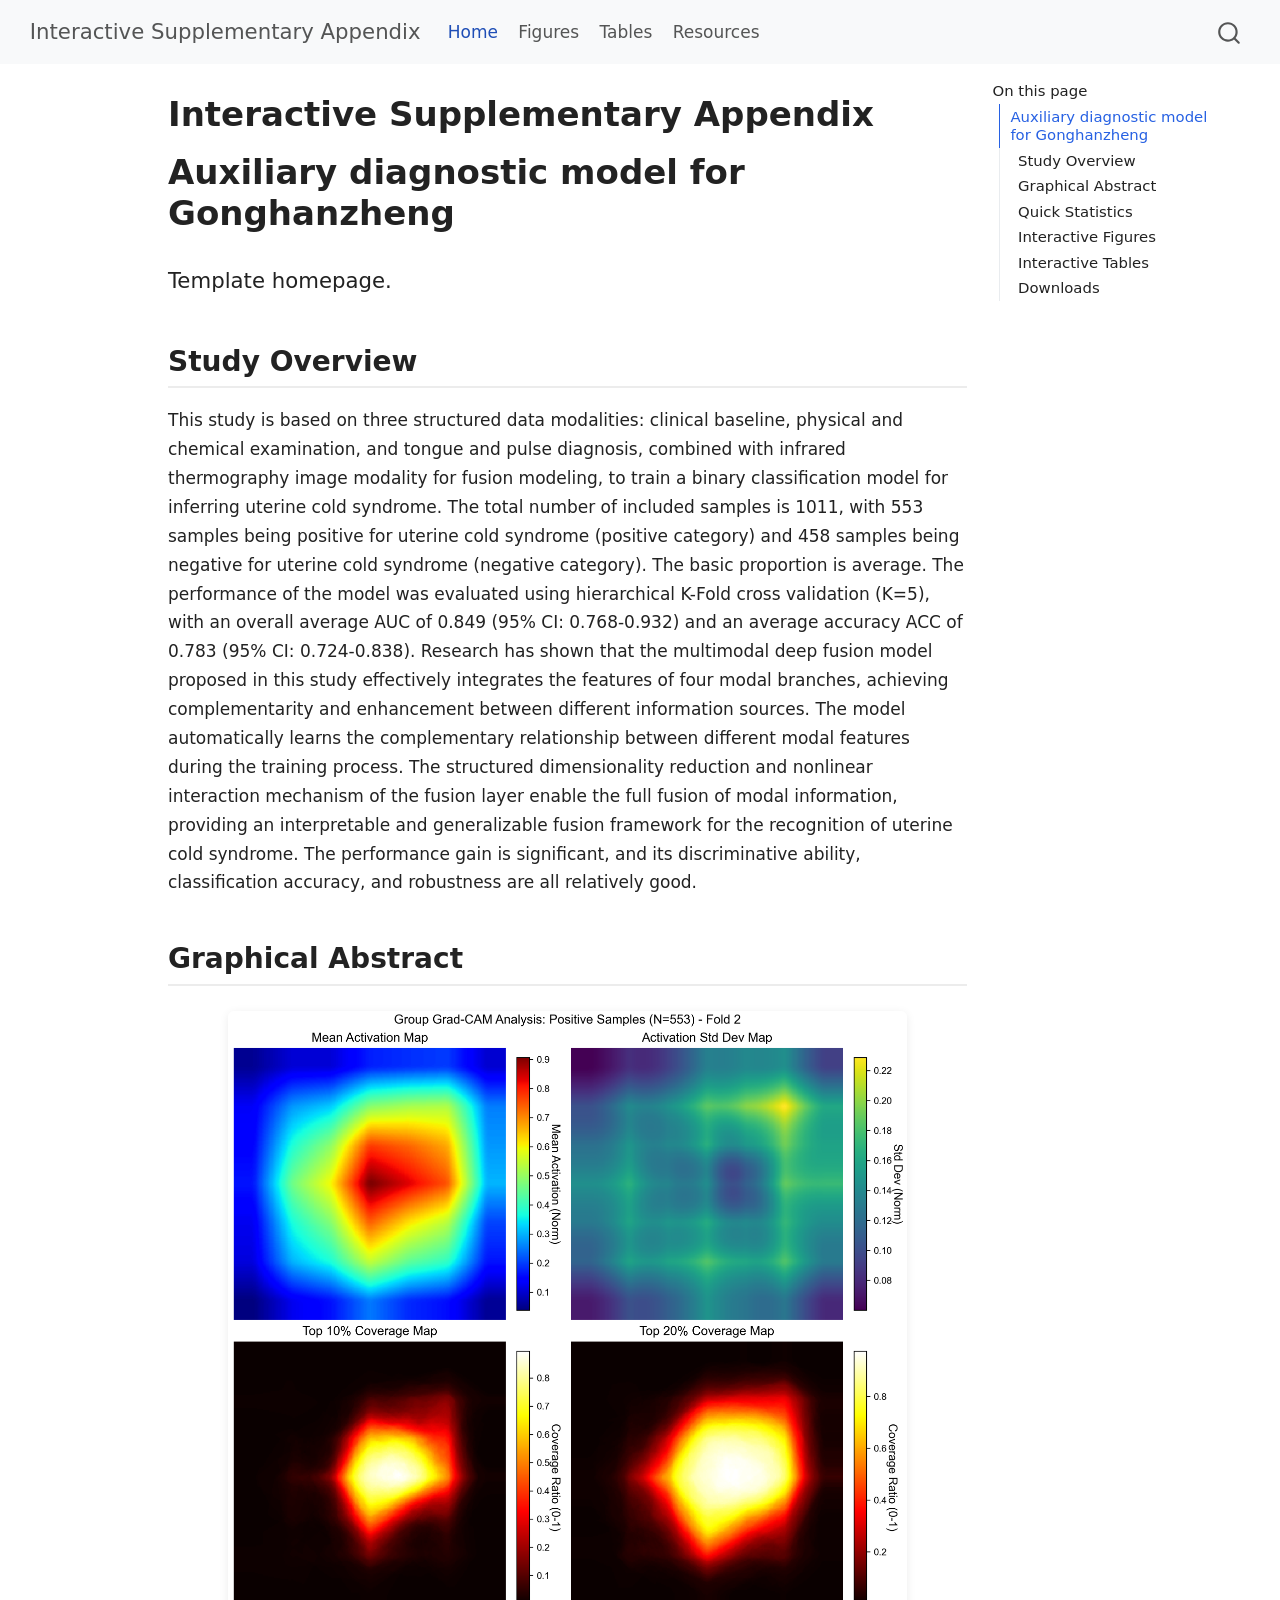
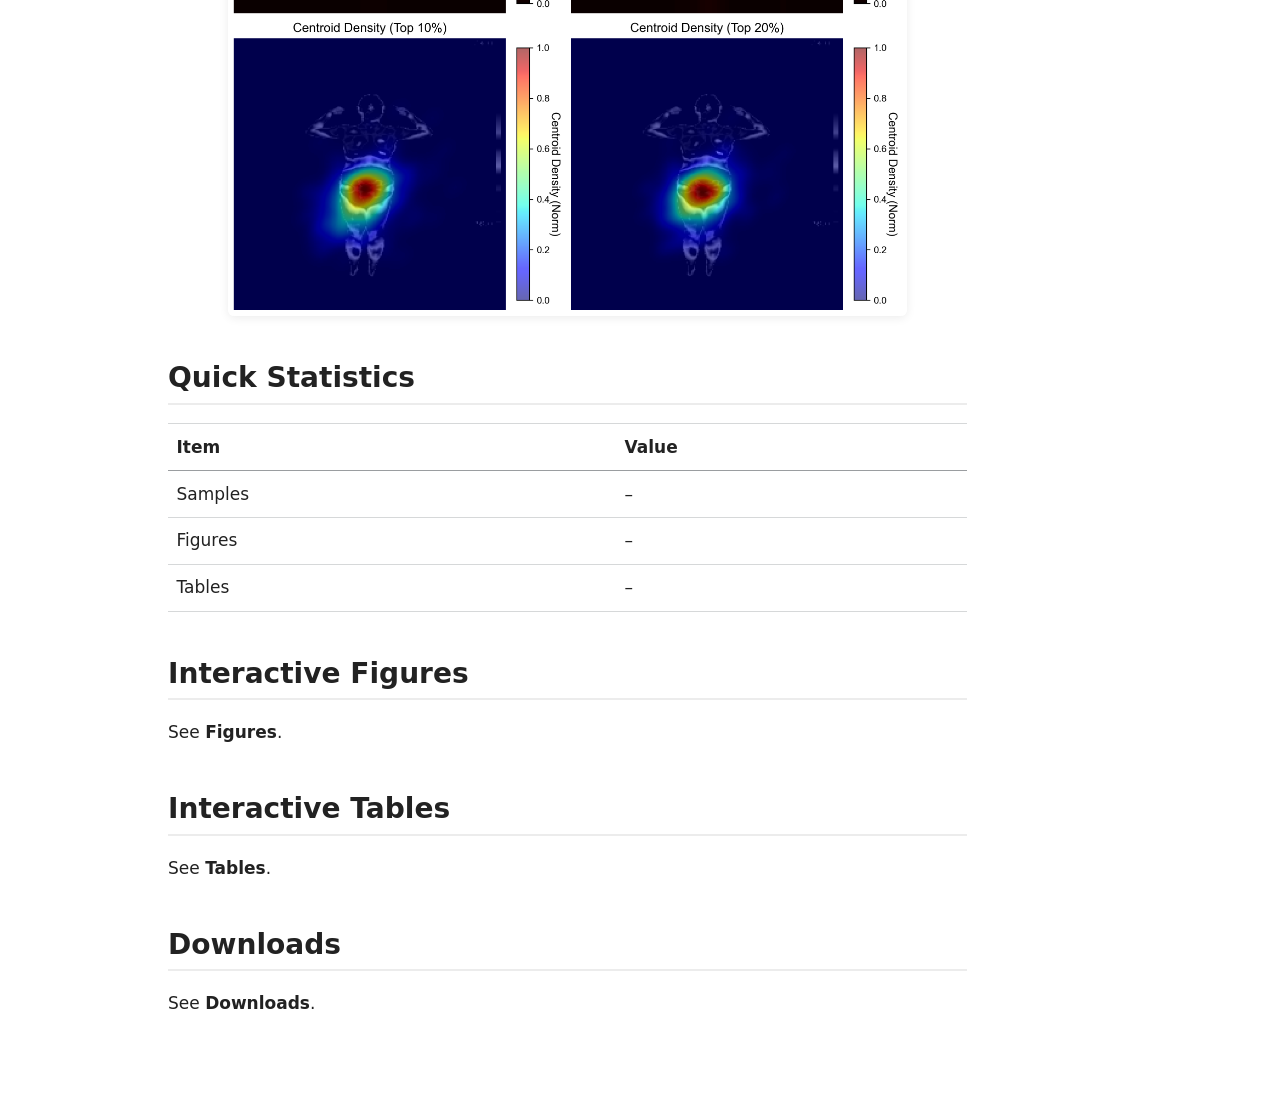
<file: docs/index.html>
<!DOCTYPE html>
<html xmlns="http://www.w3.org/1999/xhtml" lang="en" xml:lang="en"><head>

<meta charset="utf-8">
<meta name="generator" content="quarto-1.9.38">

<meta name="viewport" content="width=device-width, initial-scale=1.0, user-scalable=yes">


<title>Interactive Supplementary Appendix</title>
<style>
/* Default styles provided by pandoc.
** See https://pandoc.org/MANUAL.html#variables-for-html for config info.
*/
code{white-space: pre-wrap;}
span.smallcaps{font-variant: small-caps;}
div.columns{display: flex; gap: min(4vw, 1.5em);}
div.column{flex: auto; overflow-x: auto;}
div.hanging-indent{margin-left: 1.5em; text-indent: -1.5em;}
ul.task-list{list-style: none;}
ul.task-list li input[type="checkbox"] {
  width: 0.8em;
  margin: 0 0.8em 0.2em -1em; /* quarto-specific, see https://github.com/quarto-dev/quarto-cli/issues/4556 */ 
  vertical-align: middle;
}
</style>


<script src="site_libs/quarto-nav/quarto-nav.js"></script>
<script src="site_libs/quarto-nav/headroom.min.js"></script>
<script src="site_libs/clipboard/clipboard.min.js"></script>
<script src="site_libs/quarto-search/autocomplete.umd.js"></script>
<script src="site_libs/quarto-search/fuse.min.js"></script>
<script src="site_libs/quarto-search/quarto-search.js"></script>
<meta name="quarto:offset" content="./">
<script src="site_libs/quarto-html/quarto.js" type="module"></script>
<script src="site_libs/quarto-html/tabsets/tabsets.js" type="module"></script>
<script src="site_libs/quarto-html/popper.min.js"></script>
<script src="site_libs/quarto-html/tippy.umd.min.js"></script>
<script src="site_libs/quarto-html/anchor.min.js"></script>
<link href="site_libs/quarto-html/tippy.css" rel="stylesheet">
<link href="site_libs/quarto-html/quarto-syntax-highlighting-15634bcf2e68342d4ad2dfa704d543f6.css" rel="stylesheet" id="quarto-text-highlighting-styles">
<script src="site_libs/bootstrap/bootstrap.min.js"></script>
<link href="site_libs/bootstrap/bootstrap-icons.css" rel="stylesheet">
<link href="site_libs/bootstrap/bootstrap-a0f9fd0d421825b736dc1bbcbcba2219.min.css" rel="stylesheet" append-hash="true" id="quarto-bootstrap" data-mode="light">
<script id="quarto-search-options" type="application/json">{
  "location": "navbar",
  "copy-button": false,
  "collapse-after": 3,
  "panel-placement": "end",
  "type": "overlay",
  "limit": 50,
  "keyboard-shortcut": [
    "f",
    "/",
    "s"
  ],
  "show-item-context": false,
  "language": {
    "search-no-results-text": "No results",
    "search-matching-documents-text": "matching documents",
    "search-copy-link-title": "Copy link to search",
    "search-hide-matches-text": "Hide additional matches",
    "search-more-match-text": "more match in this document",
    "search-more-matches-text": "more matches in this document",
    "search-clear-button-title": "Clear",
    "search-text-placeholder": "",
    "search-detached-cancel-button-title": "Cancel",
    "search-submit-button-title": "Submit",
    "search-label": "Search"
  }
}</script>
<link rel="stylesheet" href="https://cdn.datatables.net/2.3.4/css/dataTables.dataTables.min.css">

<script>
  // Prevent RequireJS from interfering with DataTables UMD module
  var define = undefined;
  var require = undefined;
</script>

<script src="https://cdn.datatables.net/2.3.4/js/dataTables.min.js"></script>
<script src="assets/js/site.js"></script>


<link rel="stylesheet" href="styles.css">
</head>

<body class="nav-fixed quarto-light">

<div id="quarto-search-results"></div>
  <header id="quarto-header" class="headroom fixed-top">
    <nav class="navbar navbar-expand-lg " data-bs-theme="dark">
      <div class="navbar-container container-fluid">
      <div class="navbar-brand-container mx-auto">
    <a class="navbar-brand" href="./index.html">
    <span class="navbar-title">Interactive Supplementary Appendix</span>
    </a>
  </div>
            <div id="quarto-search" class="" title="Search"></div>
          <button class="navbar-toggler" type="button" data-bs-toggle="collapse" data-bs-target="#navbarCollapse" aria-controls="navbarCollapse" role="menu" aria-expanded="false" aria-label="Toggle navigation" onclick="if (window.quartoToggleHeadroom) { window.quartoToggleHeadroom(); }">
  <span class="navbar-toggler-icon"></span>
</button>
          <div class="collapse navbar-collapse" id="navbarCollapse">
            <ul class="navbar-nav navbar-nav-scroll me-auto">
  <li class="nav-item">
    <a class="nav-link active" href="./index.html" aria-current="page"> 
<span class="menu-text">Home</span></a>
  </li>  
  <li class="nav-item">
    <a class="nav-link" href="./figures.html"> 
<span class="menu-text">Figures</span></a>
  </li>  
  <li class="nav-item">
    <a class="nav-link" href="./tables.html"> 
<span class="menu-text">Tables</span></a>
  </li>  
  <li class="nav-item">
    <a class="nav-link" href="./Resources.html"> 
<span class="menu-text">Resources</span></a>
  </li>  
</ul>
          </div> <!-- /navcollapse -->
            <div class="quarto-navbar-tools">
</div>
      </div> <!-- /container-fluid -->
    </nav>
</header>
<!-- content -->
<div id="quarto-content" class="quarto-container page-columns page-rows-contents page-layout-article page-navbar">
<!-- sidebar -->
<!-- margin-sidebar -->
    <div id="quarto-margin-sidebar" class="sidebar margin-sidebar">
        <nav id="TOC" role="doc-toc" class="toc-active">
    <h2 id="toc-title">On this page</h2>
   
  <ul>
  <li><a href="#auxiliary-diagnostic-model-for-gonghanzheng" id="toc-auxiliary-diagnostic-model-for-gonghanzheng" class="nav-link active" data-scroll-target="#auxiliary-diagnostic-model-for-gonghanzheng">Auxiliary diagnostic model for Gonghanzheng</a>
  <ul class="collapse">
  <li><a href="#study-overview" id="toc-study-overview" class="nav-link" data-scroll-target="#study-overview">Study Overview</a></li>
  <li><a href="#graphical-abstract" id="toc-graphical-abstract" class="nav-link" data-scroll-target="#graphical-abstract">Graphical Abstract</a></li>
  <li><a href="#quick-statistics" id="toc-quick-statistics" class="nav-link" data-scroll-target="#quick-statistics">Quick Statistics</a></li>
  <li><a href="#interactive-figures" id="toc-interactive-figures" class="nav-link" data-scroll-target="#interactive-figures">Interactive Figures</a></li>
  <li><a href="#interactive-tables" id="toc-interactive-tables" class="nav-link" data-scroll-target="#interactive-tables">Interactive Tables</a></li>
  <li><a href="#downloads" id="toc-downloads" class="nav-link" data-scroll-target="#downloads">Downloads</a></li>
  </ul></li>
  </ul>
</nav>
    </div>
<!-- main -->
<main class="content" id="quarto-document-content">

<header id="title-block-header" class="quarto-title-block default">
<div class="quarto-title">
<h1 class="title">Interactive Supplementary Appendix</h1>
</div>



<div class="quarto-title-meta">

    
  
    
  </div>
  


</header>


<section id="auxiliary-diagnostic-model-for-gonghanzheng" class="level1">
<h1>Auxiliary diagnostic model for Gonghanzheng</h1>
<div class="lead">
<p>Template homepage.</p>
</div>
<section id="study-overview" class="level2">
<h2 class="anchored" data-anchor-id="study-overview">Study Overview</h2>
<p>This study is based on three structured data modalities: clinical baseline, physical and chemical examination, and tongue and pulse diagnosis, combined with infrared thermography image modality for fusion modeling, to train a binary classification model for inferring uterine cold syndrome. The total number of included samples is 1011, with 553 samples being positive for uterine cold syndrome (positive category) and 458 samples being negative for uterine cold syndrome (negative category). The basic proportion is average. The performance of the model was evaluated using hierarchical K-Fold cross validation (K=5), with an overall average AUC of 0.849 (95% CI: 0.768-0.932) and an average accuracy ACC of 0.783 (95% CI: 0.724-0.838). Research has shown that the multimodal deep fusion model proposed in this study effectively integrates the features of four modal branches, achieving complementarity and enhancement between different information sources. The model automatically learns the complementary relationship between different modal features during the training process. The structured dimensionality reduction and nonlinear interaction mechanism of the fusion layer enable the full fusion of modal information, providing an interpretable and generalizable fusion framework for the recognition of uterine cold syndrome. The performance gain is significant, and its discriminative ability, classification accuracy, and robustness are all relatively good.</p>
</section>
<section id="graphical-abstract" class="level2">
<h2 class="anchored" data-anchor-id="graphical-abstract">Graphical Abstract</h2>
<div class="quarto-figure quarto-figure-center">
<figure class="figure">
<p><img src="assets/img/group_analysis_L1.0_Positive_3x2.png" class="img-fluid quarto-figure quarto-figure-center figure-img" style="width:85.0%"></p>
</figure>
</div>
</section>
<section id="quick-statistics" class="level2">
<h2 class="anchored" data-anchor-id="quick-statistics">Quick Statistics</h2>
<table class="caption-top table">
<thead>
<tr class="header">
<th>Item</th>
<th>Value</th>
</tr>
</thead>
<tbody>
<tr class="odd">
<td>Samples</td>
<td>–</td>
</tr>
<tr class="even">
<td>Figures</td>
<td>–</td>
</tr>
<tr class="odd">
<td>Tables</td>
<td>–</td>
</tr>
</tbody>
</table>
</section>
<section id="interactive-figures" class="level2">
<h2 class="anchored" data-anchor-id="interactive-figures">Interactive Figures</h2>
<p>See <strong>Figures</strong>.</p>
</section>
<section id="interactive-tables" class="level2">
<h2 class="anchored" data-anchor-id="interactive-tables">Interactive Tables</h2>
<p>See <strong>Tables</strong>.</p>
</section>
<section id="downloads" class="level2">
<h2 class="anchored" data-anchor-id="downloads">Downloads</h2>
<p>See <strong>Downloads</strong>.</p>


</section>
</section>

</main> <!-- /main -->
<script id="quarto-html-after-body" type="application/javascript">
  window.document.addEventListener("DOMContentLoaded", function (event) {
    const icon = "";
    const anchorJS = new window.AnchorJS();
    anchorJS.options = {
      placement: 'right',
      icon: icon
    };
    anchorJS.add('.anchored');
    const isCodeAnnotation = (el) => {
      for (const clz of el.classList) {
        if (clz.startsWith('code-annotation-')) {                     
          return true;
        }
      }
      return false;
    }
    const onCopySuccess = function(e) {
      // button target
      const button = e.trigger;
      // don't keep focus
      button.blur();
      // flash "checked"
      button.classList.add('code-copy-button-checked');
      var currentTitle = button.getAttribute("title");
      button.setAttribute("title", "Copied!");
      let tooltip;
      if (window.bootstrap) {
        button.setAttribute("data-bs-toggle", "tooltip");
        button.setAttribute("data-bs-placement", "left");
        button.setAttribute("data-bs-title", "Copied!");
        tooltip = new bootstrap.Tooltip(button, 
          { trigger: "manual", 
            customClass: "code-copy-button-tooltip",
            offset: [0, -8]});
        tooltip.show();    
      }
      setTimeout(function() {
        if (tooltip) {
          tooltip.hide();
          button.removeAttribute("data-bs-title");
          button.removeAttribute("data-bs-toggle");
          button.removeAttribute("data-bs-placement");
        }
        button.setAttribute("title", currentTitle);
        button.classList.remove('code-copy-button-checked');
      }, 1000);
      // clear code selection
      e.clearSelection();
    }
    const getTextToCopy = function(trigger) {
      const outerScaffold = trigger.parentElement.cloneNode(true);
      const codeEl = outerScaffold.querySelector('code');
      for (const childEl of codeEl.children) {
        if (isCodeAnnotation(childEl)) {
          childEl.remove();
        }
      }
      return codeEl.innerText;
    }
    const clipboard = new window.ClipboardJS('.code-copy-button:not([data-in-quarto-modal])', {
      text: getTextToCopy
    });
    clipboard.on('success', onCopySuccess);
    if (window.document.getElementById('quarto-embedded-source-code-modal')) {
      const clipboardModal = new window.ClipboardJS('.code-copy-button[data-in-quarto-modal]', {
        text: getTextToCopy,
        container: window.document.getElementById('quarto-embedded-source-code-modal')
      });
      clipboardModal.on('success', onCopySuccess);
    }
      var localhostRegex = new RegExp(/^(?:http|https):\/\/localhost\:?[0-9]*\//);
      var mailtoRegex = new RegExp(/^mailto:/);
        var filterRegex = new RegExp('/' + window.location.host + '/');
      var isInternal = (href) => {
          return filterRegex.test(href) || localhostRegex.test(href) || mailtoRegex.test(href);
      }
      // Inspect non-navigation links and adorn them if external
     var links = window.document.querySelectorAll('a[href]:not(.nav-link):not(.navbar-brand):not(.toc-action):not(.sidebar-link):not(.sidebar-item-toggle):not(.pagination-link):not(.no-external):not([aria-hidden]):not(.dropdown-item):not(.quarto-navigation-tool):not(.about-link)');
      for (var i=0; i<links.length; i++) {
        const link = links[i];
        if (!isInternal(link.href)) {
          // undo the damage that might have been done by quarto-nav.js in the case of
          // links that we want to consider external
          if (link.dataset.originalHref !== undefined) {
            link.href = link.dataset.originalHref;
          }
        }
      }
    function tippyHover(el, contentFn, onTriggerFn, onUntriggerFn) {
      const config = {
        allowHTML: true,
        maxWidth: 500,
        delay: 100,
        arrow: false,
        appendTo: function(el) {
            return el.parentElement;
        },
        interactive: true,
        interactiveBorder: 10,
        theme: 'quarto',
        placement: 'bottom-start',
      };
      if (contentFn) {
        config.content = contentFn;
      }
      if (onTriggerFn) {
        config.onTrigger = onTriggerFn;
      }
      if (onUntriggerFn) {
        config.onUntrigger = onUntriggerFn;
      }
      window.tippy(el, config); 
    }
    const noterefs = window.document.querySelectorAll('a[role="doc-noteref"]');
    for (var i=0; i<noterefs.length; i++) {
      const ref = noterefs[i];
      tippyHover(ref, function() {
        // use id or data attribute instead here
        let href = ref.getAttribute('data-footnote-href') || ref.getAttribute('href');
        try { href = new URL(href).hash; } catch {}
        const id = href.replace(/^#\/?/, "");
        const note = window.document.getElementById(id);
        if (note) {
          return note.innerHTML;
        } else {
          return "";
        }
      });
    }
    const xrefs = window.document.querySelectorAll('a.quarto-xref');
    const processXRef = (id, note) => {
      // Strip column container classes
      const stripColumnClz = (el) => {
        el.classList.remove("page-full", "page-columns");
        if (el.children) {
          for (const child of el.children) {
            stripColumnClz(child);
          }
        }
      }
      stripColumnClz(note)
      if (id === null || id.startsWith('sec-')) {
        // Special case sections, only their first couple elements
        const container = document.createElement("div");
        if (note.children && note.children.length > 2) {
          container.appendChild(note.children[0].cloneNode(true));
          for (let i = 1; i < note.children.length; i++) {
            const child = note.children[i];
            if (child.tagName === "P" && child.innerText === "") {
              continue;
            } else {
              container.appendChild(child.cloneNode(true));
              break;
            }
          }
          if (window.Quarto?.typesetMath) {
            window.Quarto.typesetMath(container);
          }
          return container.innerHTML
        } else {
          if (window.Quarto?.typesetMath) {
            window.Quarto.typesetMath(note);
          }
          return note.innerHTML;
        }
      } else {
        // Remove any anchor links if they are present
        const anchorLink = note.querySelector('a.anchorjs-link');
        if (anchorLink) {
          anchorLink.remove();
        }
        if (window.Quarto?.typesetMath) {
          window.Quarto.typesetMath(note);
        }
        if (note.classList.contains("callout")) {
          return note.outerHTML;
        } else {
          return note.innerHTML;
        }
      }
    }
    for (var i=0; i<xrefs.length; i++) {
      const xref = xrefs[i];
      tippyHover(xref, undefined, function(instance) {
        instance.disable();
        let url = xref.getAttribute('href');
        let hash = undefined; 
        if (url.startsWith('#')) {
          hash = url;
        } else {
          try { hash = new URL(url).hash; } catch {}
        }
        if (hash) {
          const id = hash.replace(/^#\/?/, "");
          const note = window.document.getElementById(id);
          if (note !== null) {
            try {
              const html = processXRef(id, note.cloneNode(true));
              instance.setContent(html);
            } finally {
              instance.enable();
              instance.show();
            }
          } else {
            // See if we can fetch this
            fetch(url.split('#')[0])
            .then(res => res.text())
            .then(html => {
              const parser = new DOMParser();
              const htmlDoc = parser.parseFromString(html, "text/html");
              const note = htmlDoc.getElementById(id);
              if (note !== null) {
                const html = processXRef(id, note);
                instance.setContent(html);
              } 
            }).finally(() => {
              instance.enable();
              instance.show();
            });
          }
        } else {
          // See if we can fetch a full url (with no hash to target)
          // This is a special case and we should probably do some content thinning / targeting
          fetch(url)
          .then(res => res.text())
          .then(html => {
            const parser = new DOMParser();
            const htmlDoc = parser.parseFromString(html, "text/html");
            const note = htmlDoc.querySelector('main.content');
            if (note !== null) {
              // This should only happen for chapter cross references
              // (since there is no id in the URL)
              // remove the first header
              if (note.children.length > 0 && note.children[0].tagName === "HEADER") {
                note.children[0].remove();
              }
              const html = processXRef(null, note);
              instance.setContent(html);
            } 
          }).finally(() => {
            instance.enable();
            instance.show();
          });
        }
      }, function(instance) {
      });
    }
        let selectedAnnoteEl;
        const selectorForAnnotation = ( cell, annotation) => {
          let cellAttr = 'data-code-cell="' + cell + '"';
          let lineAttr = 'data-code-annotation="' +  annotation + '"';
          const selector = 'span[' + cellAttr + '][' + lineAttr + ']';
          return selector;
        }
        const selectCodeLines = (annoteEl) => {
          const doc = window.document;
          const targetCell = annoteEl.getAttribute("data-target-cell");
          const targetAnnotation = annoteEl.getAttribute("data-target-annotation");
          const annoteSpan = window.document.querySelector(selectorForAnnotation(targetCell, targetAnnotation));
          const lines = annoteSpan.getAttribute("data-code-lines").split(",");
          const lineIds = lines.map((line) => {
            return targetCell + "-" + line;
          })
          let top = null;
          let height = null;
          let parent = null;
          if (lineIds.length > 0) {
              //compute the position of the single el (top and bottom and make a div)
              const el = window.document.getElementById(lineIds[0]);
              top = el.offsetTop;
              height = el.offsetHeight;
              parent = el.parentElement.parentElement;
            if (lineIds.length > 1) {
              const lastEl = window.document.getElementById(lineIds[lineIds.length - 1]);
              const bottom = lastEl.offsetTop + lastEl.offsetHeight;
              height = bottom - top;
            }
            if (top !== null && height !== null && parent !== null) {
              // cook up a div (if necessary) and position it 
              let div = window.document.getElementById("code-annotation-line-highlight");
              if (div === null) {
                div = window.document.createElement("div");
                div.setAttribute("id", "code-annotation-line-highlight");
                div.style.position = 'absolute';
                parent.appendChild(div);
              }
              div.style.top = top - 2 + "px";
              div.style.height = height + 4 + "px";
              div.style.left = 0;
              let gutterDiv = window.document.getElementById("code-annotation-line-highlight-gutter");
              if (gutterDiv === null) {
                gutterDiv = window.document.createElement("div");
                gutterDiv.setAttribute("id", "code-annotation-line-highlight-gutter");
                gutterDiv.style.position = 'absolute';
                const codeCell = window.document.getElementById(targetCell);
                const gutter = codeCell.querySelector('.code-annotation-gutter');
                gutter.appendChild(gutterDiv);
              }
              gutterDiv.style.top = top - 2 + "px";
              gutterDiv.style.height = height + 4 + "px";
            }
            selectedAnnoteEl = annoteEl;
          }
        };
        const unselectCodeLines = () => {
          const elementsIds = ["code-annotation-line-highlight", "code-annotation-line-highlight-gutter"];
          elementsIds.forEach((elId) => {
            const div = window.document.getElementById(elId);
            if (div) {
              div.remove();
            }
          });
          selectedAnnoteEl = undefined;
        };
          // Handle positioning of the toggle
      window.addEventListener(
        "resize",
        throttle(() => {
          elRect = undefined;
          if (selectedAnnoteEl) {
            selectCodeLines(selectedAnnoteEl);
          }
        }, 10)
      );
      function throttle(fn, ms) {
      let throttle = false;
      let timer;
        return (...args) => {
          if(!throttle) { // first call gets through
              fn.apply(this, args);
              throttle = true;
          } else { // all the others get throttled
              if(timer) clearTimeout(timer); // cancel #2
              timer = setTimeout(() => {
                fn.apply(this, args);
                timer = throttle = false;
              }, ms);
          }
        };
      }
        // Attach click handler to the DT
        const annoteDls = window.document.querySelectorAll('dt[data-target-cell]');
        for (const annoteDlNode of annoteDls) {
          annoteDlNode.addEventListener('click', (event) => {
            const clickedEl = event.target;
            if (clickedEl !== selectedAnnoteEl) {
              unselectCodeLines();
              const activeEl = window.document.querySelector('dt[data-target-cell].code-annotation-active');
              if (activeEl) {
                activeEl.classList.remove('code-annotation-active');
              }
              selectCodeLines(clickedEl);
              clickedEl.classList.add('code-annotation-active');
            } else {
              // Unselect the line
              unselectCodeLines();
              clickedEl.classList.remove('code-annotation-active');
            }
          });
        }
    const findCites = (el) => {
      const parentEl = el.parentElement;
      if (parentEl) {
        const cites = parentEl.dataset.cites;
        if (cites) {
          return {
            el,
            cites: cites.split(' ')
          };
        } else {
          return findCites(el.parentElement)
        }
      } else {
        return undefined;
      }
    };
    var bibliorefs = window.document.querySelectorAll('a[role="doc-biblioref"]');
    for (var i=0; i<bibliorefs.length; i++) {
      const ref = bibliorefs[i];
      const citeInfo = findCites(ref);
      if (citeInfo) {
        tippyHover(citeInfo.el, function() {
          var popup = window.document.createElement('div');
          citeInfo.cites.forEach(function(cite) {
            var citeDiv = window.document.createElement('div');
            citeDiv.classList.add('hanging-indent');
            citeDiv.classList.add('csl-entry');
            var biblioDiv = window.document.getElementById('ref-' + cite);
            if (biblioDiv) {
              citeDiv.innerHTML = biblioDiv.innerHTML;
            }
            popup.appendChild(citeDiv);
          });
          return popup.innerHTML;
        });
      }
    }
  });
  </script>
</div> <!-- /content -->




</body></html>
</file>
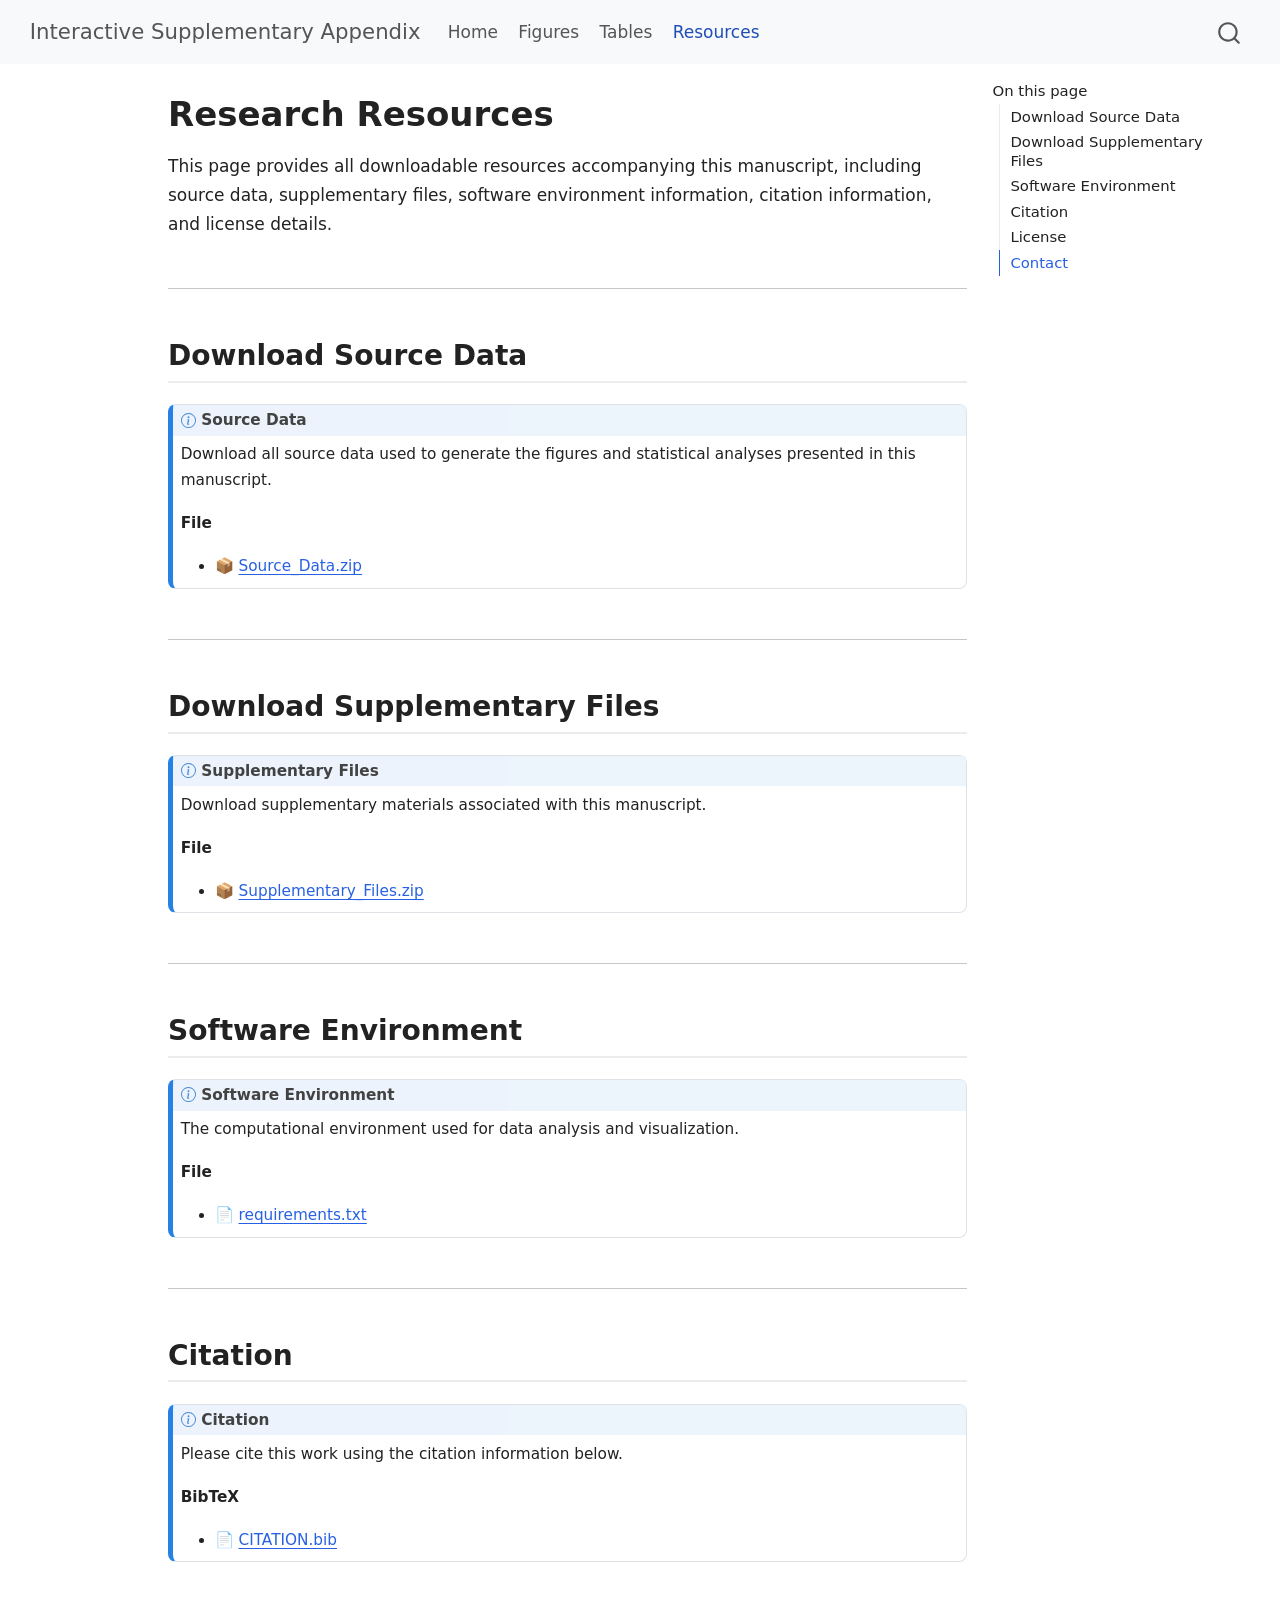
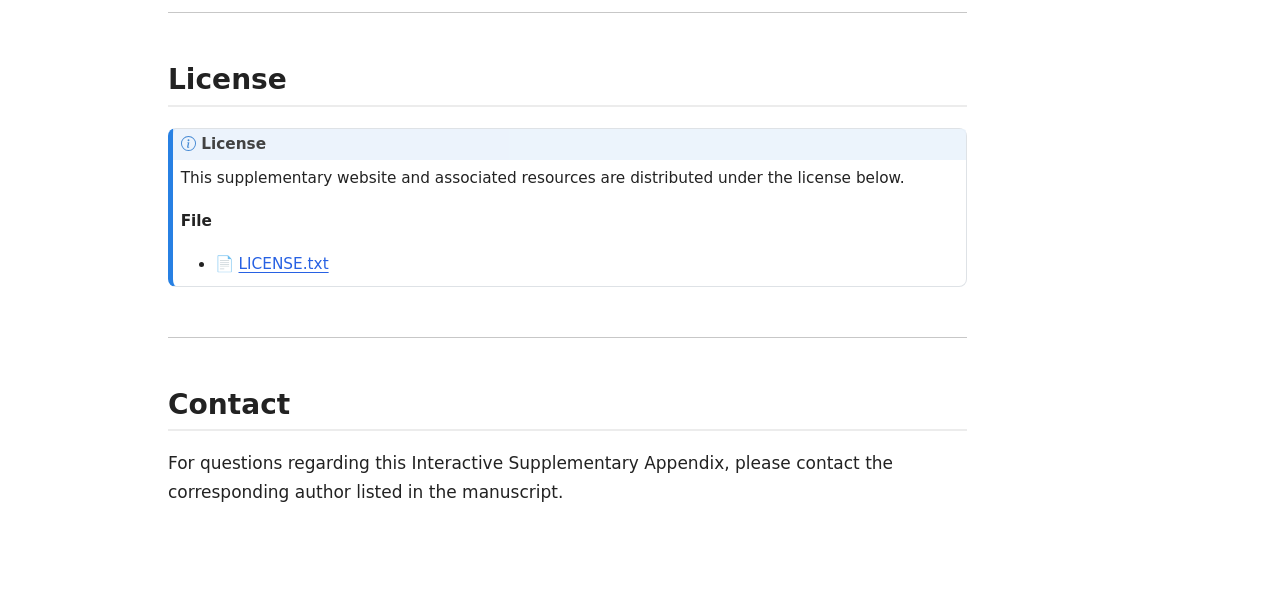
<file: docs/Resources.html>
<!DOCTYPE html>
<html xmlns="http://www.w3.org/1999/xhtml" lang="en" xml:lang="en"><head>

<meta charset="utf-8">
<meta name="generator" content="quarto-1.9.38">

<meta name="viewport" content="width=device-width, initial-scale=1.0, user-scalable=yes">


<title>Research Resources – Interactive Supplementary Appendix</title>
<style>
/* Default styles provided by pandoc.
** See https://pandoc.org/MANUAL.html#variables-for-html for config info.
*/
code{white-space: pre-wrap;}
span.smallcaps{font-variant: small-caps;}
div.columns{display: flex; gap: min(4vw, 1.5em);}
div.column{flex: auto; overflow-x: auto;}
div.hanging-indent{margin-left: 1.5em; text-indent: -1.5em;}
ul.task-list{list-style: none;}
ul.task-list li input[type="checkbox"] {
  width: 0.8em;
  margin: 0 0.8em 0.2em -1em; /* quarto-specific, see https://github.com/quarto-dev/quarto-cli/issues/4556 */ 
  vertical-align: middle;
}
</style>


<script src="site_libs/quarto-nav/quarto-nav.js"></script>
<script src="site_libs/quarto-nav/headroom.min.js"></script>
<script src="site_libs/clipboard/clipboard.min.js"></script>
<script src="site_libs/quarto-search/autocomplete.umd.js"></script>
<script src="site_libs/quarto-search/fuse.min.js"></script>
<script src="site_libs/quarto-search/quarto-search.js"></script>
<meta name="quarto:offset" content="./">
<script src="site_libs/quarto-html/quarto.js" type="module"></script>
<script src="site_libs/quarto-html/tabsets/tabsets.js" type="module"></script>
<script src="site_libs/quarto-html/popper.min.js"></script>
<script src="site_libs/quarto-html/tippy.umd.min.js"></script>
<script src="site_libs/quarto-html/anchor.min.js"></script>
<link href="site_libs/quarto-html/tippy.css" rel="stylesheet">
<link href="site_libs/quarto-html/quarto-syntax-highlighting-15634bcf2e68342d4ad2dfa704d543f6.css" rel="stylesheet" id="quarto-text-highlighting-styles">
<script src="site_libs/bootstrap/bootstrap.min.js"></script>
<link href="site_libs/bootstrap/bootstrap-icons.css" rel="stylesheet">
<link href="site_libs/bootstrap/bootstrap-a0f9fd0d421825b736dc1bbcbcba2219.min.css" rel="stylesheet" append-hash="true" id="quarto-bootstrap" data-mode="light">
<script id="quarto-search-options" type="application/json">{
  "location": "navbar",
  "copy-button": false,
  "collapse-after": 3,
  "panel-placement": "end",
  "type": "overlay",
  "limit": 50,
  "keyboard-shortcut": [
    "f",
    "/",
    "s"
  ],
  "show-item-context": false,
  "language": {
    "search-no-results-text": "No results",
    "search-matching-documents-text": "matching documents",
    "search-copy-link-title": "Copy link to search",
    "search-hide-matches-text": "Hide additional matches",
    "search-more-match-text": "more match in this document",
    "search-more-matches-text": "more matches in this document",
    "search-clear-button-title": "Clear",
    "search-text-placeholder": "",
    "search-detached-cancel-button-title": "Cancel",
    "search-submit-button-title": "Submit",
    "search-label": "Search"
  }
}</script>
<link rel="stylesheet" href="https://cdn.datatables.net/2.3.4/css/dataTables.dataTables.min.css">

<script>
  // Prevent RequireJS from interfering with DataTables UMD module
  var define = undefined;
  var require = undefined;
</script>

<script src="https://cdn.datatables.net/2.3.4/js/dataTables.min.js"></script>
<script src="assets/js/site.js"></script>


<link rel="stylesheet" href="styles.css">
</head>

<body class="nav-fixed quarto-light">

<div id="quarto-search-results"></div>
  <header id="quarto-header" class="headroom fixed-top">
    <nav class="navbar navbar-expand-lg " data-bs-theme="dark">
      <div class="navbar-container container-fluid">
      <div class="navbar-brand-container mx-auto">
    <a class="navbar-brand" href="./index.html">
    <span class="navbar-title">Interactive Supplementary Appendix</span>
    </a>
  </div>
            <div id="quarto-search" class="" title="Search"></div>
          <button class="navbar-toggler" type="button" data-bs-toggle="collapse" data-bs-target="#navbarCollapse" aria-controls="navbarCollapse" role="menu" aria-expanded="false" aria-label="Toggle navigation" onclick="if (window.quartoToggleHeadroom) { window.quartoToggleHeadroom(); }">
  <span class="navbar-toggler-icon"></span>
</button>
          <div class="collapse navbar-collapse" id="navbarCollapse">
            <ul class="navbar-nav navbar-nav-scroll me-auto">
  <li class="nav-item">
    <a class="nav-link" href="./index.html"> 
<span class="menu-text">Home</span></a>
  </li>  
  <li class="nav-item">
    <a class="nav-link" href="./figures.html"> 
<span class="menu-text">Figures</span></a>
  </li>  
  <li class="nav-item">
    <a class="nav-link" href="./tables.html"> 
<span class="menu-text">Tables</span></a>
  </li>  
  <li class="nav-item">
    <a class="nav-link active" href="./Resources.html" aria-current="page"> 
<span class="menu-text">Resources</span></a>
  </li>  
</ul>
          </div> <!-- /navcollapse -->
            <div class="quarto-navbar-tools">
</div>
      </div> <!-- /container-fluid -->
    </nav>
</header>
<!-- content -->
<div id="quarto-content" class="quarto-container page-columns page-rows-contents page-layout-article page-navbar">
<!-- sidebar -->
<!-- margin-sidebar -->
    <div id="quarto-margin-sidebar" class="sidebar margin-sidebar">
        <nav id="TOC" role="doc-toc" class="toc-active">
    <h2 id="toc-title">On this page</h2>
   
  <ul>
  <li><a href="#download-source-data" id="toc-download-source-data" class="nav-link active" data-scroll-target="#download-source-data">Download Source Data</a></li>
  <li><a href="#download-supplementary-files" id="toc-download-supplementary-files" class="nav-link" data-scroll-target="#download-supplementary-files">Download Supplementary Files</a></li>
  <li><a href="#software-environment" id="toc-software-environment" class="nav-link" data-scroll-target="#software-environment">Software Environment</a></li>
  <li><a href="#citation" id="toc-citation" class="nav-link" data-scroll-target="#citation">Citation</a></li>
  <li><a href="#license" id="toc-license" class="nav-link" data-scroll-target="#license">License</a></li>
  <li><a href="#contact" id="toc-contact" class="nav-link" data-scroll-target="#contact">Contact</a></li>
  </ul>
</nav>
    </div>
<!-- main -->
<main class="content" id="quarto-document-content">

<header id="title-block-header" class="quarto-title-block default">
<div class="quarto-title">
<h1 class="title">Research Resources</h1>
</div>



<div class="quarto-title-meta">

    
  
    
  </div>
  


</header>


<p>This page provides all downloadable resources accompanying this manuscript, including source data, supplementary files, software environment information, citation information, and license details.</p>
<hr>
<section id="download-source-data" class="level2">
<h2 class="anchored" data-anchor-id="download-source-data">Download Source Data</h2>
<div class="callout callout-style-default callout-note callout-titled">
<div class="callout-header d-flex align-content-center">
<div class="callout-icon-container">
<i class="callout-icon"></i>
</div>
<div class="callout-title-container flex-fill">
<span class="screen-reader-only">Note</span>Source Data
</div>
</div>
<div class="callout-body-container callout-body">
<p>Download all source data used to generate the figures and statistical analyses presented in this manuscript.</p>
<p><strong>File</strong></p>
<ul>
<li>📦 <a href="assets/downloads/Source_Data.zip">Source_Data.zip</a></li>
</ul>
</div>
</div>
<hr>
</section>
<section id="download-supplementary-files" class="level2">
<h2 class="anchored" data-anchor-id="download-supplementary-files">Download Supplementary Files</h2>
<div class="callout callout-style-default callout-note callout-titled">
<div class="callout-header d-flex align-content-center">
<div class="callout-icon-container">
<i class="callout-icon"></i>
</div>
<div class="callout-title-container flex-fill">
<span class="screen-reader-only">Note</span>Supplementary Files
</div>
</div>
<div class="callout-body-container callout-body">
<p>Download supplementary materials associated with this manuscript.</p>
<p><strong>File</strong></p>
<ul>
<li>📦 <a href="assets/downloads/Supplementary_Files.zip">Supplementary_Files.zip</a></li>
</ul>
</div>
</div>
<hr>
</section>
<section id="software-environment" class="level2">
<h2 class="anchored" data-anchor-id="software-environment">Software Environment</h2>
<div class="callout callout-style-default callout-note callout-titled">
<div class="callout-header d-flex align-content-center">
<div class="callout-icon-container">
<i class="callout-icon"></i>
</div>
<div class="callout-title-container flex-fill">
<span class="screen-reader-only">Note</span>Software Environment
</div>
</div>
<div class="callout-body-container callout-body">
<p>The computational environment used for data analysis and visualization.</p>
<p><strong>File</strong></p>
<ul>
<li>📄 <a href="assets/downloads/requirements.txt">requirements.txt</a></li>
</ul>
</div>
</div>
<hr>
</section>
<section id="citation" class="level2">
<h2 class="anchored" data-anchor-id="citation">Citation</h2>
<div class="callout callout-style-default callout-note callout-titled">
<div class="callout-header d-flex align-content-center">
<div class="callout-icon-container">
<i class="callout-icon"></i>
</div>
<div class="callout-title-container flex-fill">
<span class="screen-reader-only">Note</span>Citation
</div>
</div>
<div class="callout-body-container callout-body">
<p>Please cite this work using the citation information below.</p>
<p><strong>BibTeX</strong></p>
<ul>
<li>📄 <a href="assets/downloads/CITATION.bib">CITATION.bib</a></li>
</ul>
</div>
</div>
<hr>
</section>
<section id="license" class="level2">
<h2 class="anchored" data-anchor-id="license">License</h2>
<div class="callout callout-style-default callout-note callout-titled">
<div class="callout-header d-flex align-content-center">
<div class="callout-icon-container">
<i class="callout-icon"></i>
</div>
<div class="callout-title-container flex-fill">
<span class="screen-reader-only">Note</span>License
</div>
</div>
<div class="callout-body-container callout-body">
<p>This supplementary website and associated resources are distributed under the license below.</p>
<p><strong>File</strong></p>
<ul>
<li>📄 <a href="assets/downloads/LICENSE.txt">LICENSE.txt</a></li>
</ul>
</div>
</div>
<hr>
</section>
<section id="contact" class="level2">
<h2 class="anchored" data-anchor-id="contact">Contact</h2>
<p>For questions regarding this Interactive Supplementary Appendix, please contact the corresponding author listed in the manuscript.</p>


</section>

</main> <!-- /main -->
<script id="quarto-html-after-body" type="application/javascript">
  window.document.addEventListener("DOMContentLoaded", function (event) {
    const icon = "";
    const anchorJS = new window.AnchorJS();
    anchorJS.options = {
      placement: 'right',
      icon: icon
    };
    anchorJS.add('.anchored');
    const isCodeAnnotation = (el) => {
      for (const clz of el.classList) {
        if (clz.startsWith('code-annotation-')) {                     
          return true;
        }
      }
      return false;
    }
    const onCopySuccess = function(e) {
      // button target
      const button = e.trigger;
      // don't keep focus
      button.blur();
      // flash "checked"
      button.classList.add('code-copy-button-checked');
      var currentTitle = button.getAttribute("title");
      button.setAttribute("title", "Copied!");
      let tooltip;
      if (window.bootstrap) {
        button.setAttribute("data-bs-toggle", "tooltip");
        button.setAttribute("data-bs-placement", "left");
        button.setAttribute("data-bs-title", "Copied!");
        tooltip = new bootstrap.Tooltip(button, 
          { trigger: "manual", 
            customClass: "code-copy-button-tooltip",
            offset: [0, -8]});
        tooltip.show();    
      }
      setTimeout(function() {
        if (tooltip) {
          tooltip.hide();
          button.removeAttribute("data-bs-title");
          button.removeAttribute("data-bs-toggle");
          button.removeAttribute("data-bs-placement");
        }
        button.setAttribute("title", currentTitle);
        button.classList.remove('code-copy-button-checked');
      }, 1000);
      // clear code selection
      e.clearSelection();
    }
    const getTextToCopy = function(trigger) {
      const outerScaffold = trigger.parentElement.cloneNode(true);
      const codeEl = outerScaffold.querySelector('code');
      for (const childEl of codeEl.children) {
        if (isCodeAnnotation(childEl)) {
          childEl.remove();
        }
      }
      return codeEl.innerText;
    }
    const clipboard = new window.ClipboardJS('.code-copy-button:not([data-in-quarto-modal])', {
      text: getTextToCopy
    });
    clipboard.on('success', onCopySuccess);
    if (window.document.getElementById('quarto-embedded-source-code-modal')) {
      const clipboardModal = new window.ClipboardJS('.code-copy-button[data-in-quarto-modal]', {
        text: getTextToCopy,
        container: window.document.getElementById('quarto-embedded-source-code-modal')
      });
      clipboardModal.on('success', onCopySuccess);
    }
      var localhostRegex = new RegExp(/^(?:http|https):\/\/localhost\:?[0-9]*\//);
      var mailtoRegex = new RegExp(/^mailto:/);
        var filterRegex = new RegExp('/' + window.location.host + '/');
      var isInternal = (href) => {
          return filterRegex.test(href) || localhostRegex.test(href) || mailtoRegex.test(href);
      }
      // Inspect non-navigation links and adorn them if external
     var links = window.document.querySelectorAll('a[href]:not(.nav-link):not(.navbar-brand):not(.toc-action):not(.sidebar-link):not(.sidebar-item-toggle):not(.pagination-link):not(.no-external):not([aria-hidden]):not(.dropdown-item):not(.quarto-navigation-tool):not(.about-link)');
      for (var i=0; i<links.length; i++) {
        const link = links[i];
        if (!isInternal(link.href)) {
          // undo the damage that might have been done by quarto-nav.js in the case of
          // links that we want to consider external
          if (link.dataset.originalHref !== undefined) {
            link.href = link.dataset.originalHref;
          }
        }
      }
    function tippyHover(el, contentFn, onTriggerFn, onUntriggerFn) {
      const config = {
        allowHTML: true,
        maxWidth: 500,
        delay: 100,
        arrow: false,
        appendTo: function(el) {
            return el.parentElement;
        },
        interactive: true,
        interactiveBorder: 10,
        theme: 'quarto',
        placement: 'bottom-start',
      };
      if (contentFn) {
        config.content = contentFn;
      }
      if (onTriggerFn) {
        config.onTrigger = onTriggerFn;
      }
      if (onUntriggerFn) {
        config.onUntrigger = onUntriggerFn;
      }
      window.tippy(el, config); 
    }
    const noterefs = window.document.querySelectorAll('a[role="doc-noteref"]');
    for (var i=0; i<noterefs.length; i++) {
      const ref = noterefs[i];
      tippyHover(ref, function() {
        // use id or data attribute instead here
        let href = ref.getAttribute('data-footnote-href') || ref.getAttribute('href');
        try { href = new URL(href).hash; } catch {}
        const id = href.replace(/^#\/?/, "");
        const note = window.document.getElementById(id);
        if (note) {
          return note.innerHTML;
        } else {
          return "";
        }
      });
    }
    const xrefs = window.document.querySelectorAll('a.quarto-xref');
    const processXRef = (id, note) => {
      // Strip column container classes
      const stripColumnClz = (el) => {
        el.classList.remove("page-full", "page-columns");
        if (el.children) {
          for (const child of el.children) {
            stripColumnClz(child);
          }
        }
      }
      stripColumnClz(note)
      if (id === null || id.startsWith('sec-')) {
        // Special case sections, only their first couple elements
        const container = document.createElement("div");
        if (note.children && note.children.length > 2) {
          container.appendChild(note.children[0].cloneNode(true));
          for (let i = 1; i < note.children.length; i++) {
            const child = note.children[i];
            if (child.tagName === "P" && child.innerText === "") {
              continue;
            } else {
              container.appendChild(child.cloneNode(true));
              break;
            }
          }
          if (window.Quarto?.typesetMath) {
            window.Quarto.typesetMath(container);
          }
          return container.innerHTML
        } else {
          if (window.Quarto?.typesetMath) {
            window.Quarto.typesetMath(note);
          }
          return note.innerHTML;
        }
      } else {
        // Remove any anchor links if they are present
        const anchorLink = note.querySelector('a.anchorjs-link');
        if (anchorLink) {
          anchorLink.remove();
        }
        if (window.Quarto?.typesetMath) {
          window.Quarto.typesetMath(note);
        }
        if (note.classList.contains("callout")) {
          return note.outerHTML;
        } else {
          return note.innerHTML;
        }
      }
    }
    for (var i=0; i<xrefs.length; i++) {
      const xref = xrefs[i];
      tippyHover(xref, undefined, function(instance) {
        instance.disable();
        let url = xref.getAttribute('href');
        let hash = undefined; 
        if (url.startsWith('#')) {
          hash = url;
        } else {
          try { hash = new URL(url).hash; } catch {}
        }
        if (hash) {
          const id = hash.replace(/^#\/?/, "");
          const note = window.document.getElementById(id);
          if (note !== null) {
            try {
              const html = processXRef(id, note.cloneNode(true));
              instance.setContent(html);
            } finally {
              instance.enable();
              instance.show();
            }
          } else {
            // See if we can fetch this
            fetch(url.split('#')[0])
            .then(res => res.text())
            .then(html => {
              const parser = new DOMParser();
              const htmlDoc = parser.parseFromString(html, "text/html");
              const note = htmlDoc.getElementById(id);
              if (note !== null) {
                const html = processXRef(id, note);
                instance.setContent(html);
              } 
            }).finally(() => {
              instance.enable();
              instance.show();
            });
          }
        } else {
          // See if we can fetch a full url (with no hash to target)
          // This is a special case and we should probably do some content thinning / targeting
          fetch(url)
          .then(res => res.text())
          .then(html => {
            const parser = new DOMParser();
            const htmlDoc = parser.parseFromString(html, "text/html");
            const note = htmlDoc.querySelector('main.content');
            if (note !== null) {
              // This should only happen for chapter cross references
              // (since there is no id in the URL)
              // remove the first header
              if (note.children.length > 0 && note.children[0].tagName === "HEADER") {
                note.children[0].remove();
              }
              const html = processXRef(null, note);
              instance.setContent(html);
            } 
          }).finally(() => {
            instance.enable();
            instance.show();
          });
        }
      }, function(instance) {
      });
    }
        let selectedAnnoteEl;
        const selectorForAnnotation = ( cell, annotation) => {
          let cellAttr = 'data-code-cell="' + cell + '"';
          let lineAttr = 'data-code-annotation="' +  annotation + '"';
          const selector = 'span[' + cellAttr + '][' + lineAttr + ']';
          return selector;
        }
        const selectCodeLines = (annoteEl) => {
          const doc = window.document;
          const targetCell = annoteEl.getAttribute("data-target-cell");
          const targetAnnotation = annoteEl.getAttribute("data-target-annotation");
          const annoteSpan = window.document.querySelector(selectorForAnnotation(targetCell, targetAnnotation));
          const lines = annoteSpan.getAttribute("data-code-lines").split(",");
          const lineIds = lines.map((line) => {
            return targetCell + "-" + line;
          })
          let top = null;
          let height = null;
          let parent = null;
          if (lineIds.length > 0) {
              //compute the position of the single el (top and bottom and make a div)
              const el = window.document.getElementById(lineIds[0]);
              top = el.offsetTop;
              height = el.offsetHeight;
              parent = el.parentElement.parentElement;
            if (lineIds.length > 1) {
              const lastEl = window.document.getElementById(lineIds[lineIds.length - 1]);
              const bottom = lastEl.offsetTop + lastEl.offsetHeight;
              height = bottom - top;
            }
            if (top !== null && height !== null && parent !== null) {
              // cook up a div (if necessary) and position it 
              let div = window.document.getElementById("code-annotation-line-highlight");
              if (div === null) {
                div = window.document.createElement("div");
                div.setAttribute("id", "code-annotation-line-highlight");
                div.style.position = 'absolute';
                parent.appendChild(div);
              }
              div.style.top = top - 2 + "px";
              div.style.height = height + 4 + "px";
              div.style.left = 0;
              let gutterDiv = window.document.getElementById("code-annotation-line-highlight-gutter");
              if (gutterDiv === null) {
                gutterDiv = window.document.createElement("div");
                gutterDiv.setAttribute("id", "code-annotation-line-highlight-gutter");
                gutterDiv.style.position = 'absolute';
                const codeCell = window.document.getElementById(targetCell);
                const gutter = codeCell.querySelector('.code-annotation-gutter');
                gutter.appendChild(gutterDiv);
              }
              gutterDiv.style.top = top - 2 + "px";
              gutterDiv.style.height = height + 4 + "px";
            }
            selectedAnnoteEl = annoteEl;
          }
        };
        const unselectCodeLines = () => {
          const elementsIds = ["code-annotation-line-highlight", "code-annotation-line-highlight-gutter"];
          elementsIds.forEach((elId) => {
            const div = window.document.getElementById(elId);
            if (div) {
              div.remove();
            }
          });
          selectedAnnoteEl = undefined;
        };
          // Handle positioning of the toggle
      window.addEventListener(
        "resize",
        throttle(() => {
          elRect = undefined;
          if (selectedAnnoteEl) {
            selectCodeLines(selectedAnnoteEl);
          }
        }, 10)
      );
      function throttle(fn, ms) {
      let throttle = false;
      let timer;
        return (...args) => {
          if(!throttle) { // first call gets through
              fn.apply(this, args);
              throttle = true;
          } else { // all the others get throttled
              if(timer) clearTimeout(timer); // cancel #2
              timer = setTimeout(() => {
                fn.apply(this, args);
                timer = throttle = false;
              }, ms);
          }
        };
      }
        // Attach click handler to the DT
        const annoteDls = window.document.querySelectorAll('dt[data-target-cell]');
        for (const annoteDlNode of annoteDls) {
          annoteDlNode.addEventListener('click', (event) => {
            const clickedEl = event.target;
            if (clickedEl !== selectedAnnoteEl) {
              unselectCodeLines();
              const activeEl = window.document.querySelector('dt[data-target-cell].code-annotation-active');
              if (activeEl) {
                activeEl.classList.remove('code-annotation-active');
              }
              selectCodeLines(clickedEl);
              clickedEl.classList.add('code-annotation-active');
            } else {
              // Unselect the line
              unselectCodeLines();
              clickedEl.classList.remove('code-annotation-active');
            }
          });
        }
    const findCites = (el) => {
      const parentEl = el.parentElement;
      if (parentEl) {
        const cites = parentEl.dataset.cites;
        if (cites) {
          return {
            el,
            cites: cites.split(' ')
          };
        } else {
          return findCites(el.parentElement)
        }
      } else {
        return undefined;
      }
    };
    var bibliorefs = window.document.querySelectorAll('a[role="doc-biblioref"]');
    for (var i=0; i<bibliorefs.length; i++) {
      const ref = bibliorefs[i];
      const citeInfo = findCites(ref);
      if (citeInfo) {
        tippyHover(citeInfo.el, function() {
          var popup = window.document.createElement('div');
          citeInfo.cites.forEach(function(cite) {
            var citeDiv = window.document.createElement('div');
            citeDiv.classList.add('hanging-indent');
            citeDiv.classList.add('csl-entry');
            var biblioDiv = window.document.getElementById('ref-' + cite);
            if (biblioDiv) {
              citeDiv.innerHTML = biblioDiv.innerHTML;
            }
            popup.appendChild(citeDiv);
          });
          return popup.innerHTML;
        });
      }
    }
  });
  </script>
</div> <!-- /content -->




</body></html>
</file>
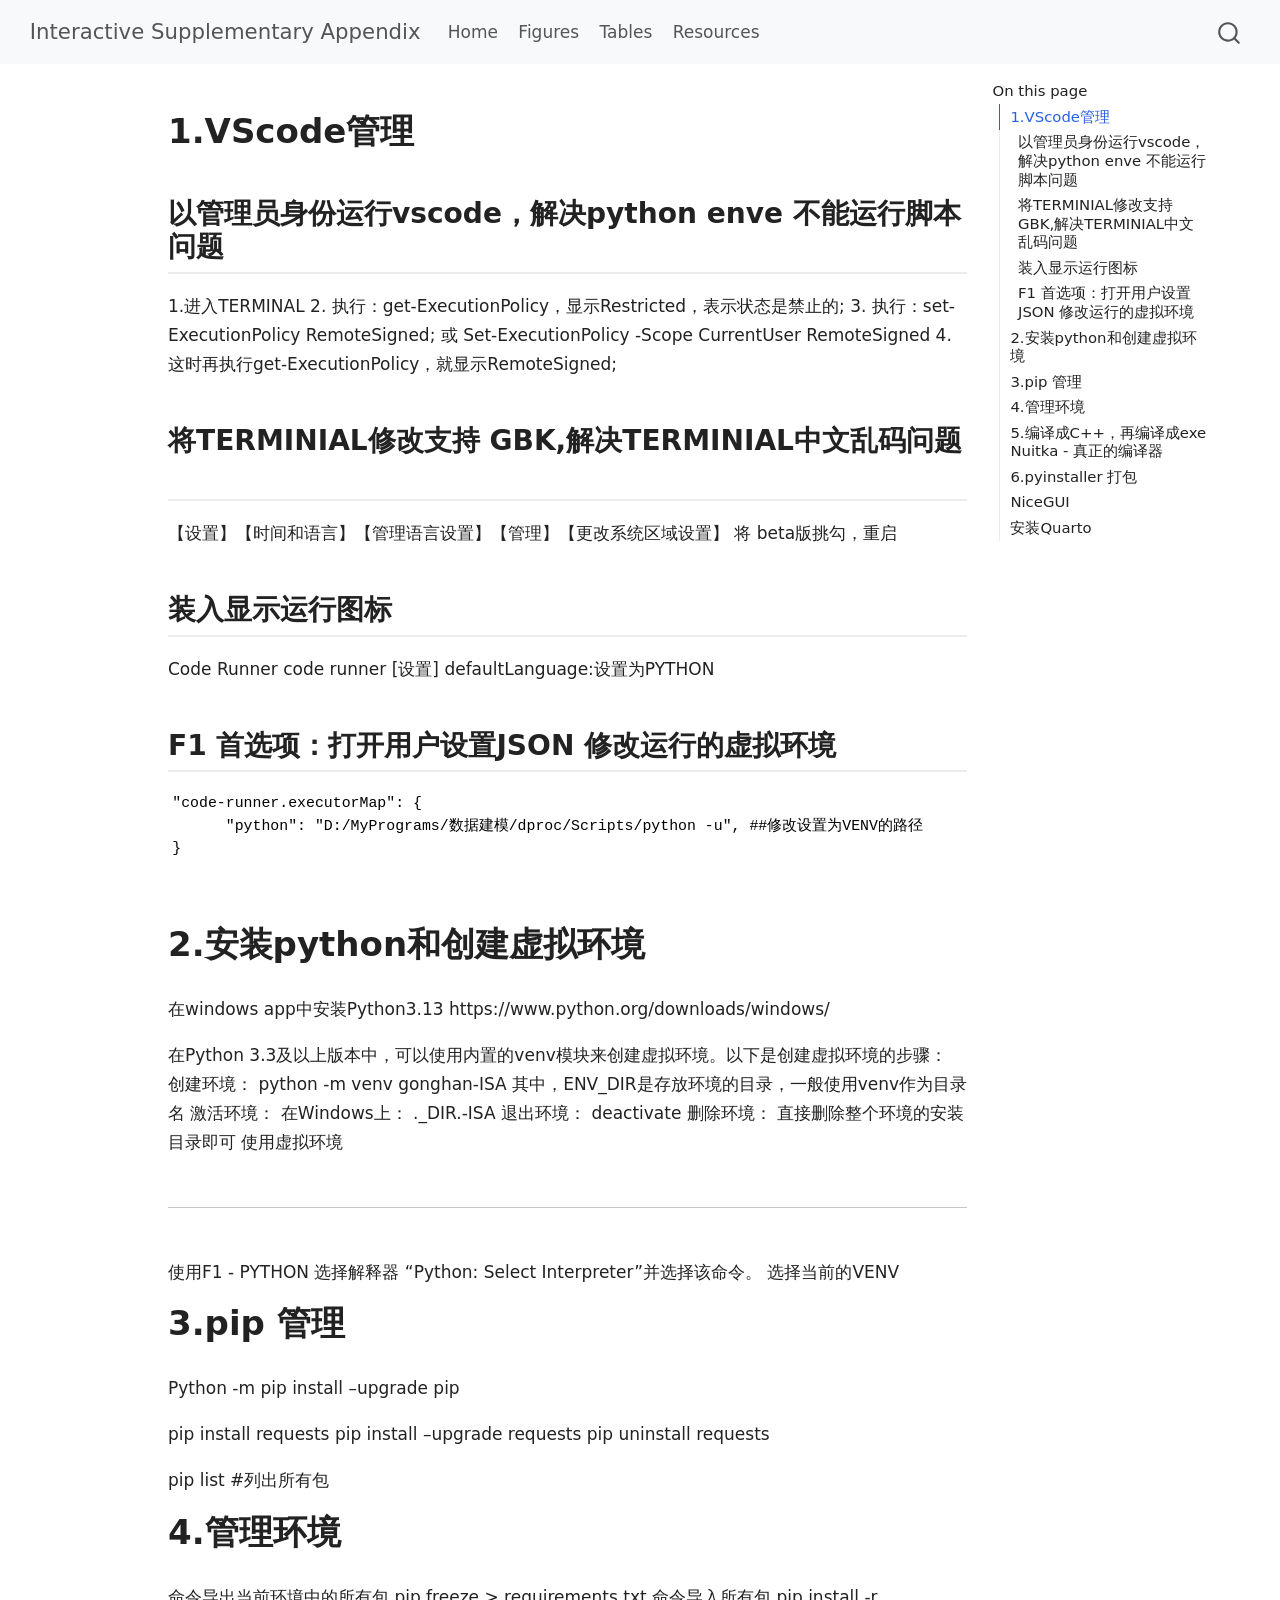
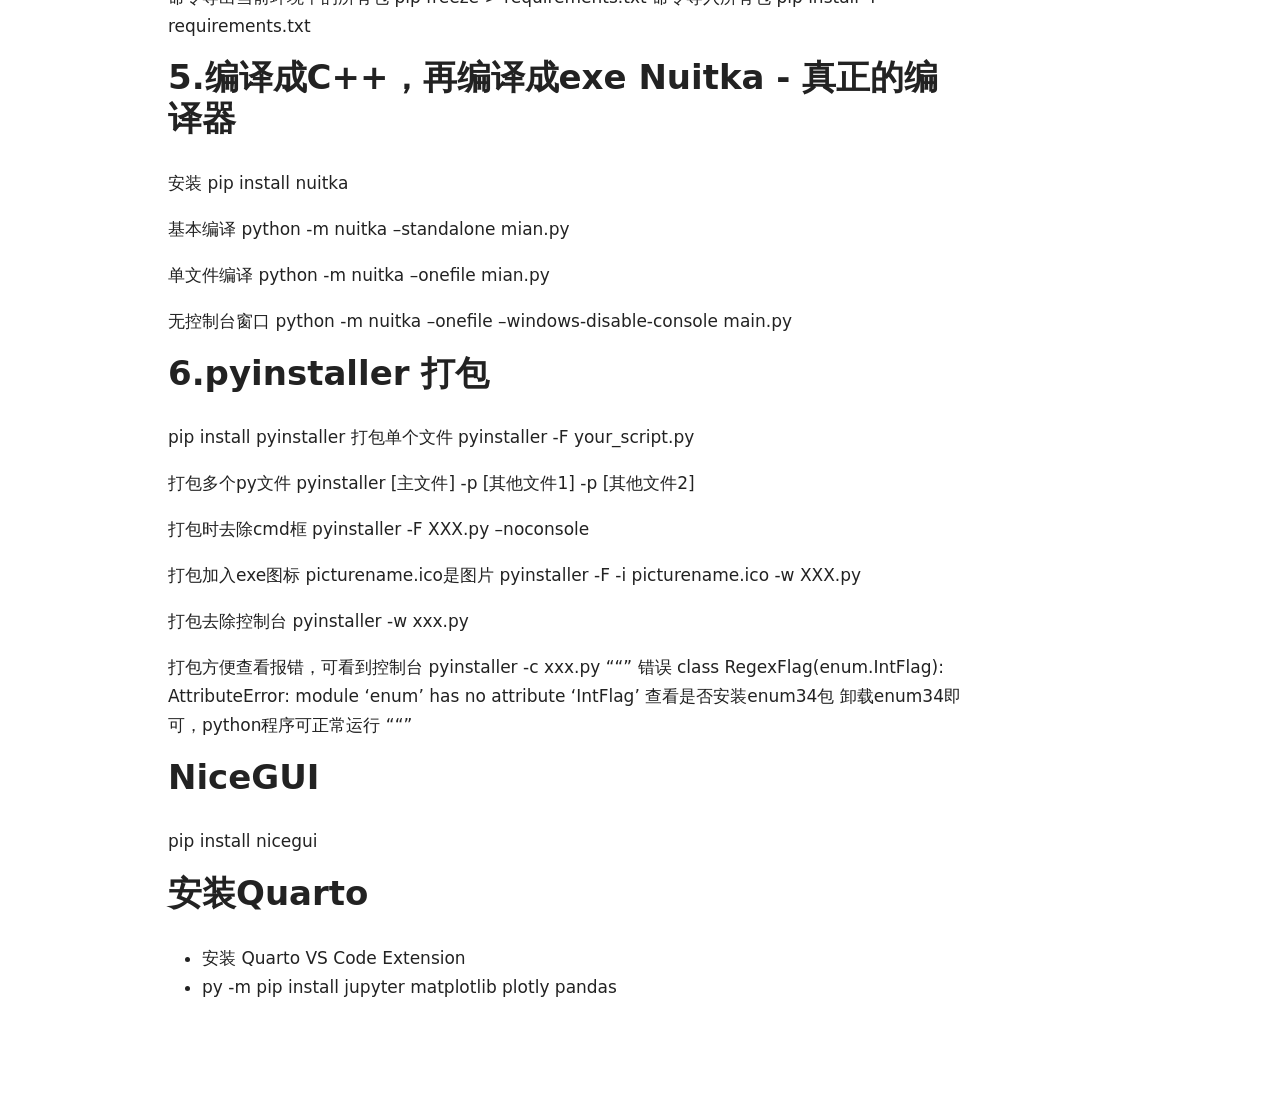
<file: docs/环境管理_readme.html>
<!DOCTYPE html>
<html xmlns="http://www.w3.org/1999/xhtml" lang="en" xml:lang="en"><head>

<meta charset="utf-8">
<meta name="generator" content="quarto-1.9.38">

<meta name="viewport" content="width=device-width, initial-scale=1.0, user-scalable=yes">


<title>readme – Interactive Supplementary Appendix</title>
<style>
/* Default styles provided by pandoc.
** See https://pandoc.org/MANUAL.html#variables-for-html for config info.
*/
code{white-space: pre-wrap;}
span.smallcaps{font-variant: small-caps;}
div.columns{display: flex; gap: min(4vw, 1.5em);}
div.column{flex: auto; overflow-x: auto;}
div.hanging-indent{margin-left: 1.5em; text-indent: -1.5em;}
ul.task-list{list-style: none;}
ul.task-list li input[type="checkbox"] {
  width: 0.8em;
  margin: 0 0.8em 0.2em -1em; /* quarto-specific, see https://github.com/quarto-dev/quarto-cli/issues/4556 */ 
  vertical-align: middle;
}
</style>


<script src="site_libs/quarto-nav/quarto-nav.js"></script>
<script src="site_libs/quarto-nav/headroom.min.js"></script>
<script src="site_libs/clipboard/clipboard.min.js"></script>
<script src="site_libs/quarto-search/autocomplete.umd.js"></script>
<script src="site_libs/quarto-search/fuse.min.js"></script>
<script src="site_libs/quarto-search/quarto-search.js"></script>
<meta name="quarto:offset" content="./">
<script src="site_libs/quarto-html/quarto.js" type="module"></script>
<script src="site_libs/quarto-html/tabsets/tabsets.js" type="module"></script>
<script src="site_libs/quarto-html/popper.min.js"></script>
<script src="site_libs/quarto-html/tippy.umd.min.js"></script>
<script src="site_libs/quarto-html/anchor.min.js"></script>
<link href="site_libs/quarto-html/tippy.css" rel="stylesheet">
<link href="site_libs/quarto-html/quarto-syntax-highlighting-15634bcf2e68342d4ad2dfa704d543f6.css" rel="stylesheet" id="quarto-text-highlighting-styles">
<script src="site_libs/bootstrap/bootstrap.min.js"></script>
<link href="site_libs/bootstrap/bootstrap-icons.css" rel="stylesheet">
<link href="site_libs/bootstrap/bootstrap-a0f9fd0d421825b736dc1bbcbcba2219.min.css" rel="stylesheet" append-hash="true" id="quarto-bootstrap" data-mode="light">
<script id="quarto-search-options" type="application/json">{
  "location": "navbar",
  "copy-button": false,
  "collapse-after": 3,
  "panel-placement": "end",
  "type": "overlay",
  "limit": 50,
  "keyboard-shortcut": [
    "f",
    "/",
    "s"
  ],
  "show-item-context": false,
  "language": {
    "search-no-results-text": "No results",
    "search-matching-documents-text": "matching documents",
    "search-copy-link-title": "Copy link to search",
    "search-hide-matches-text": "Hide additional matches",
    "search-more-match-text": "more match in this document",
    "search-more-matches-text": "more matches in this document",
    "search-clear-button-title": "Clear",
    "search-text-placeholder": "",
    "search-detached-cancel-button-title": "Cancel",
    "search-submit-button-title": "Submit",
    "search-label": "Search"
  }
}</script>
<link rel="stylesheet" href="https://cdn.datatables.net/2.3.4/css/dataTables.dataTables.min.css">

<script>
  // Prevent RequireJS from interfering with DataTables UMD module
  var define = undefined;
  var require = undefined;
</script>

<script src="https://cdn.datatables.net/2.3.4/js/dataTables.min.js"></script>
<script src="assets/js/site.js"></script>


<link rel="stylesheet" href="styles.css">
</head>

<body class="nav-fixed quarto-light">

<div id="quarto-search-results"></div>
  <header id="quarto-header" class="headroom fixed-top">
    <nav class="navbar navbar-expand-lg " data-bs-theme="dark">
      <div class="navbar-container container-fluid">
      <div class="navbar-brand-container mx-auto">
    <a class="navbar-brand" href="./index.html">
    <span class="navbar-title">Interactive Supplementary Appendix</span>
    </a>
  </div>
            <div id="quarto-search" class="" title="Search"></div>
          <button class="navbar-toggler" type="button" data-bs-toggle="collapse" data-bs-target="#navbarCollapse" aria-controls="navbarCollapse" role="menu" aria-expanded="false" aria-label="Toggle navigation" onclick="if (window.quartoToggleHeadroom) { window.quartoToggleHeadroom(); }">
  <span class="navbar-toggler-icon"></span>
</button>
          <div class="collapse navbar-collapse" id="navbarCollapse">
            <ul class="navbar-nav navbar-nav-scroll me-auto">
  <li class="nav-item">
    <a class="nav-link" href="./index.html"> 
<span class="menu-text">Home</span></a>
  </li>  
  <li class="nav-item">
    <a class="nav-link" href="./figures.html"> 
<span class="menu-text">Figures</span></a>
  </li>  
  <li class="nav-item">
    <a class="nav-link" href="./tables.html"> 
<span class="menu-text">Tables</span></a>
  </li>  
  <li class="nav-item">
    <a class="nav-link" href="./Resources.html"> 
<span class="menu-text">Resources</span></a>
  </li>  
</ul>
          </div> <!-- /navcollapse -->
            <div class="quarto-navbar-tools">
</div>
      </div> <!-- /container-fluid -->
    </nav>
</header>
<!-- content -->
<div id="quarto-content" class="quarto-container page-columns page-rows-contents page-layout-article page-navbar">
<!-- sidebar -->
<!-- margin-sidebar -->
    <div id="quarto-margin-sidebar" class="sidebar margin-sidebar">
        <nav id="TOC" role="doc-toc" class="toc-active">
    <h2 id="toc-title">On this page</h2>
   
  <ul>
  <li><a href="#vscode管理" id="toc-vscode管理" class="nav-link active" data-scroll-target="#vscode管理">1.VScode管理</a>
  <ul class="collapse">
  <li><a href="#以管理员身份运行vscode解决python-enve-不能运行脚本问题" id="toc-以管理员身份运行vscode解决python-enve-不能运行脚本问题" class="nav-link" data-scroll-target="#以管理员身份运行vscode解决python-enve-不能运行脚本问题">以管理员身份运行vscode，解决python enve 不能运行脚本问题</a></li>
  <li><a href="#将terminial修改支持-gbk解决terminial中文乱码问题" id="toc-将terminial修改支持-gbk解决terminial中文乱码问题" class="nav-link" data-scroll-target="#将terminial修改支持-gbk解决terminial中文乱码问题">将TERMINIAL修改支持 GBK,解决TERMINIAL中文乱码问题</a></li>
  <li><a href="#装入显示运行图标" id="toc-装入显示运行图标" class="nav-link" data-scroll-target="#装入显示运行图标">装入显示运行图标</a></li>
  <li><a href="#f1-首选项打开用户设置json-修改运行的虚拟环境" id="toc-f1-首选项打开用户设置json-修改运行的虚拟环境" class="nav-link" data-scroll-target="#f1-首选项打开用户设置json-修改运行的虚拟环境">F1 首选项：打开用户设置JSON 修改运行的虚拟环境</a></li>
  </ul></li>
  <li><a href="#安装python和创建虚拟环境" id="toc-安装python和创建虚拟环境" class="nav-link" data-scroll-target="#安装python和创建虚拟环境">2.安装python和创建虚拟环境</a></li>
  <li><a href="#pip-管理" id="toc-pip-管理" class="nav-link" data-scroll-target="#pip-管理">3.pip 管理</a></li>
  <li><a href="#管理环境" id="toc-管理环境" class="nav-link" data-scroll-target="#管理环境">4.管理环境</a></li>
  <li><a href="#编译成c再编译成exe-nuitka---真正的编译器" id="toc-编译成c再编译成exe-nuitka---真正的编译器" class="nav-link" data-scroll-target="#编译成c再编译成exe-nuitka---真正的编译器">5.编译成C++，再编译成exe Nuitka - 真正的编译器</a></li>
  <li><a href="#pyinstaller-打包" id="toc-pyinstaller-打包" class="nav-link" data-scroll-target="#pyinstaller-打包">6.pyinstaller 打包</a></li>
  <li><a href="#nicegui" id="toc-nicegui" class="nav-link" data-scroll-target="#nicegui">NiceGUI</a></li>
  <li><a href="#安装quarto" id="toc-安装quarto" class="nav-link" data-scroll-target="#安装quarto">安装Quarto</a></li>
  </ul>
</nav>
    </div>
<!-- main -->
<main class="content" id="quarto-document-content"><header id="title-block-header" class="quarto-title-block"></header>




<section id="vscode管理" class="level1">
<h1>1.VScode管理</h1>
<section id="以管理员身份运行vscode解决python-enve-不能运行脚本问题" class="level2">
<h2 class="anchored" data-anchor-id="以管理员身份运行vscode解决python-enve-不能运行脚本问题">以管理员身份运行vscode，解决python enve 不能运行脚本问题</h2>
<p>1.进入TERMINAL 2. 执行：get-ExecutionPolicy，显示Restricted，表示状态是禁止的; 3. 执行：set-ExecutionPolicy RemoteSigned; 或 Set-ExecutionPolicy -Scope CurrentUser RemoteSigned 4. 这时再执行get-ExecutionPolicy，就显示RemoteSigned;</p>
</section>
<section id="将terminial修改支持-gbk解决terminial中文乱码问题" class="level2">
<h2 class="anchored" data-anchor-id="将terminial修改支持-gbk解决terminial中文乱码问题">将TERMINIAL修改支持 GBK,解决TERMINIAL中文乱码问题</h2>
<p>【设置】【时间和语言】【管理语言设置】【管理】【更改系统区域设置】 将 beta版挑勾，重启</p>
</section>
<section id="装入显示运行图标" class="level2">
<h2 class="anchored" data-anchor-id="装入显示运行图标">装入显示运行图标</h2>
<p>Code Runner code runner [设置] defaultLanguage:设置为PYTHON</p>
</section>
<section id="f1-首选项打开用户设置json-修改运行的虚拟环境" class="level2">
<h2 class="anchored" data-anchor-id="f1-首选项打开用户设置json-修改运行的虚拟环境">F1 首选项：打开用户设置JSON 修改运行的虚拟环境</h2>
<pre><code>"code-runner.executorMap": {
      "python": "D:/MyPrograms/数据建模/dproc/Scripts/python -u", ##修改设置为VENV的路径
}   </code></pre>
<p><br></p>
</section>
</section>
<section id="安装python和创建虚拟环境" class="level1">
<h1>2.安装python和创建虚拟环境</h1>
<p>在windows app中安装Python3.13 https://www.python.org/downloads/windows/</p>
<p>在Python 3.3及以上版本中，可以使用内置的venv模块来创建虚拟环境。以下是创建虚拟环境的步骤： 创建环境： python -m venv gonghan-ISA 其中，ENV_DIR是存放环境的目录，一般使用venv作为目录名 激活环境： 在Windows上： ._DIR.-ISA 退出环境： deactivate 删除环境： 直接删除整个环境的安装目录即可 使用虚拟环境</p>
<hr>
<p>使用F1 - PYTHON 选择解释器 “Python: Select Interpreter”并选择该命令。 选择当前的VENV</p>
</section>
<section id="pip-管理" class="level1">
<h1>3.pip 管理</h1>
<p>Python -m pip install –upgrade pip</p>
<p>pip install requests pip install –upgrade requests pip uninstall requests</p>
<p>pip list #列出所有包</p>
</section>
<section id="管理环境" class="level1">
<h1>4.管理环境</h1>
<p>命令导出当前环境中的所有包 pip freeze &gt; requirements.txt 命令导入所有包 pip install -r requirements.txt</p>
</section>
<section id="编译成c再编译成exe-nuitka---真正的编译器" class="level1">
<h1>5.编译成C++，再编译成exe Nuitka - 真正的编译器</h1>
<p>安装 pip install nuitka</p>
<p>基本编译 python -m nuitka –standalone mian.py</p>
<p>单文件编译 python -m nuitka –onefile mian.py</p>
<p>无控制台窗口 python -m nuitka –onefile –windows-disable-console main.py</p>
</section>
<section id="pyinstaller-打包" class="level1">
<h1>6.pyinstaller 打包</h1>
<p>pip install pyinstaller 打包单个文件 pyinstaller -F your_script.py</p>
<p>打包多个py文件 pyinstaller [主文件] -p [其他文件1] -p [其他文件2]</p>
<p>打包时去除cmd框 pyinstaller -F XXX.py –noconsole</p>
<p>打包加入exe图标 picturename.ico是图片 pyinstaller -F -i picturename.ico -w XXX.py</p>
<p>打包去除控制台 pyinstaller -w xxx.py</p>
<p>打包方便查看报错，可看到控制台 pyinstaller -c xxx.py ““” 错误 class RegexFlag(enum.IntFlag): AttributeError: module ‘enum’ has no attribute ‘IntFlag’ 查看是否安装enum34包 卸载enum34即可，python程序可正常运行 ““”</p>
</section>
<section id="nicegui" class="level1">
<h1>NiceGUI</h1>
<p>pip install nicegui</p>
</section>
<section id="安装quarto" class="level1">
<h1>安装Quarto</h1>
<ul>
<li>安装 Quarto VS Code Extension</li>
<li>py -m pip install jupyter matplotlib plotly pandas</li>
</ul>


</section>

</main> <!-- /main -->
<script id="quarto-html-after-body" type="application/javascript">
  window.document.addEventListener("DOMContentLoaded", function (event) {
    const icon = "";
    const anchorJS = new window.AnchorJS();
    anchorJS.options = {
      placement: 'right',
      icon: icon
    };
    anchorJS.add('.anchored');
    const isCodeAnnotation = (el) => {
      for (const clz of el.classList) {
        if (clz.startsWith('code-annotation-')) {                     
          return true;
        }
      }
      return false;
    }
    const onCopySuccess = function(e) {
      // button target
      const button = e.trigger;
      // don't keep focus
      button.blur();
      // flash "checked"
      button.classList.add('code-copy-button-checked');
      var currentTitle = button.getAttribute("title");
      button.setAttribute("title", "Copied!");
      let tooltip;
      if (window.bootstrap) {
        button.setAttribute("data-bs-toggle", "tooltip");
        button.setAttribute("data-bs-placement", "left");
        button.setAttribute("data-bs-title", "Copied!");
        tooltip = new bootstrap.Tooltip(button, 
          { trigger: "manual", 
            customClass: "code-copy-button-tooltip",
            offset: [0, -8]});
        tooltip.show();    
      }
      setTimeout(function() {
        if (tooltip) {
          tooltip.hide();
          button.removeAttribute("data-bs-title");
          button.removeAttribute("data-bs-toggle");
          button.removeAttribute("data-bs-placement");
        }
        button.setAttribute("title", currentTitle);
        button.classList.remove('code-copy-button-checked');
      }, 1000);
      // clear code selection
      e.clearSelection();
    }
    const getTextToCopy = function(trigger) {
      const outerScaffold = trigger.parentElement.cloneNode(true);
      const codeEl = outerScaffold.querySelector('code');
      for (const childEl of codeEl.children) {
        if (isCodeAnnotation(childEl)) {
          childEl.remove();
        }
      }
      return codeEl.innerText;
    }
    const clipboard = new window.ClipboardJS('.code-copy-button:not([data-in-quarto-modal])', {
      text: getTextToCopy
    });
    clipboard.on('success', onCopySuccess);
    if (window.document.getElementById('quarto-embedded-source-code-modal')) {
      const clipboardModal = new window.ClipboardJS('.code-copy-button[data-in-quarto-modal]', {
        text: getTextToCopy,
        container: window.document.getElementById('quarto-embedded-source-code-modal')
      });
      clipboardModal.on('success', onCopySuccess);
    }
      var localhostRegex = new RegExp(/^(?:http|https):\/\/localhost\:?[0-9]*\//);
      var mailtoRegex = new RegExp(/^mailto:/);
        var filterRegex = new RegExp('/' + window.location.host + '/');
      var isInternal = (href) => {
          return filterRegex.test(href) || localhostRegex.test(href) || mailtoRegex.test(href);
      }
      // Inspect non-navigation links and adorn them if external
     var links = window.document.querySelectorAll('a[href]:not(.nav-link):not(.navbar-brand):not(.toc-action):not(.sidebar-link):not(.sidebar-item-toggle):not(.pagination-link):not(.no-external):not([aria-hidden]):not(.dropdown-item):not(.quarto-navigation-tool):not(.about-link)');
      for (var i=0; i<links.length; i++) {
        const link = links[i];
        if (!isInternal(link.href)) {
          // undo the damage that might have been done by quarto-nav.js in the case of
          // links that we want to consider external
          if (link.dataset.originalHref !== undefined) {
            link.href = link.dataset.originalHref;
          }
        }
      }
    function tippyHover(el, contentFn, onTriggerFn, onUntriggerFn) {
      const config = {
        allowHTML: true,
        maxWidth: 500,
        delay: 100,
        arrow: false,
        appendTo: function(el) {
            return el.parentElement;
        },
        interactive: true,
        interactiveBorder: 10,
        theme: 'quarto',
        placement: 'bottom-start',
      };
      if (contentFn) {
        config.content = contentFn;
      }
      if (onTriggerFn) {
        config.onTrigger = onTriggerFn;
      }
      if (onUntriggerFn) {
        config.onUntrigger = onUntriggerFn;
      }
      window.tippy(el, config); 
    }
    const noterefs = window.document.querySelectorAll('a[role="doc-noteref"]');
    for (var i=0; i<noterefs.length; i++) {
      const ref = noterefs[i];
      tippyHover(ref, function() {
        // use id or data attribute instead here
        let href = ref.getAttribute('data-footnote-href') || ref.getAttribute('href');
        try { href = new URL(href).hash; } catch {}
        const id = href.replace(/^#\/?/, "");
        const note = window.document.getElementById(id);
        if (note) {
          return note.innerHTML;
        } else {
          return "";
        }
      });
    }
    const xrefs = window.document.querySelectorAll('a.quarto-xref');
    const processXRef = (id, note) => {
      // Strip column container classes
      const stripColumnClz = (el) => {
        el.classList.remove("page-full", "page-columns");
        if (el.children) {
          for (const child of el.children) {
            stripColumnClz(child);
          }
        }
      }
      stripColumnClz(note)
      if (id === null || id.startsWith('sec-')) {
        // Special case sections, only their first couple elements
        const container = document.createElement("div");
        if (note.children && note.children.length > 2) {
          container.appendChild(note.children[0].cloneNode(true));
          for (let i = 1; i < note.children.length; i++) {
            const child = note.children[i];
            if (child.tagName === "P" && child.innerText === "") {
              continue;
            } else {
              container.appendChild(child.cloneNode(true));
              break;
            }
          }
          if (window.Quarto?.typesetMath) {
            window.Quarto.typesetMath(container);
          }
          return container.innerHTML
        } else {
          if (window.Quarto?.typesetMath) {
            window.Quarto.typesetMath(note);
          }
          return note.innerHTML;
        }
      } else {
        // Remove any anchor links if they are present
        const anchorLink = note.querySelector('a.anchorjs-link');
        if (anchorLink) {
          anchorLink.remove();
        }
        if (window.Quarto?.typesetMath) {
          window.Quarto.typesetMath(note);
        }
        if (note.classList.contains("callout")) {
          return note.outerHTML;
        } else {
          return note.innerHTML;
        }
      }
    }
    for (var i=0; i<xrefs.length; i++) {
      const xref = xrefs[i];
      tippyHover(xref, undefined, function(instance) {
        instance.disable();
        let url = xref.getAttribute('href');
        let hash = undefined; 
        if (url.startsWith('#')) {
          hash = url;
        } else {
          try { hash = new URL(url).hash; } catch {}
        }
        if (hash) {
          const id = hash.replace(/^#\/?/, "");
          const note = window.document.getElementById(id);
          if (note !== null) {
            try {
              const html = processXRef(id, note.cloneNode(true));
              instance.setContent(html);
            } finally {
              instance.enable();
              instance.show();
            }
          } else {
            // See if we can fetch this
            fetch(url.split('#')[0])
            .then(res => res.text())
            .then(html => {
              const parser = new DOMParser();
              const htmlDoc = parser.parseFromString(html, "text/html");
              const note = htmlDoc.getElementById(id);
              if (note !== null) {
                const html = processXRef(id, note);
                instance.setContent(html);
              } 
            }).finally(() => {
              instance.enable();
              instance.show();
            });
          }
        } else {
          // See if we can fetch a full url (with no hash to target)
          // This is a special case and we should probably do some content thinning / targeting
          fetch(url)
          .then(res => res.text())
          .then(html => {
            const parser = new DOMParser();
            const htmlDoc = parser.parseFromString(html, "text/html");
            const note = htmlDoc.querySelector('main.content');
            if (note !== null) {
              // This should only happen for chapter cross references
              // (since there is no id in the URL)
              // remove the first header
              if (note.children.length > 0 && note.children[0].tagName === "HEADER") {
                note.children[0].remove();
              }
              const html = processXRef(null, note);
              instance.setContent(html);
            } 
          }).finally(() => {
            instance.enable();
            instance.show();
          });
        }
      }, function(instance) {
      });
    }
        let selectedAnnoteEl;
        const selectorForAnnotation = ( cell, annotation) => {
          let cellAttr = 'data-code-cell="' + cell + '"';
          let lineAttr = 'data-code-annotation="' +  annotation + '"';
          const selector = 'span[' + cellAttr + '][' + lineAttr + ']';
          return selector;
        }
        const selectCodeLines = (annoteEl) => {
          const doc = window.document;
          const targetCell = annoteEl.getAttribute("data-target-cell");
          const targetAnnotation = annoteEl.getAttribute("data-target-annotation");
          const annoteSpan = window.document.querySelector(selectorForAnnotation(targetCell, targetAnnotation));
          const lines = annoteSpan.getAttribute("data-code-lines").split(",");
          const lineIds = lines.map((line) => {
            return targetCell + "-" + line;
          })
          let top = null;
          let height = null;
          let parent = null;
          if (lineIds.length > 0) {
              //compute the position of the single el (top and bottom and make a div)
              const el = window.document.getElementById(lineIds[0]);
              top = el.offsetTop;
              height = el.offsetHeight;
              parent = el.parentElement.parentElement;
            if (lineIds.length > 1) {
              const lastEl = window.document.getElementById(lineIds[lineIds.length - 1]);
              const bottom = lastEl.offsetTop + lastEl.offsetHeight;
              height = bottom - top;
            }
            if (top !== null && height !== null && parent !== null) {
              // cook up a div (if necessary) and position it 
              let div = window.document.getElementById("code-annotation-line-highlight");
              if (div === null) {
                div = window.document.createElement("div");
                div.setAttribute("id", "code-annotation-line-highlight");
                div.style.position = 'absolute';
                parent.appendChild(div);
              }
              div.style.top = top - 2 + "px";
              div.style.height = height + 4 + "px";
              div.style.left = 0;
              let gutterDiv = window.document.getElementById("code-annotation-line-highlight-gutter");
              if (gutterDiv === null) {
                gutterDiv = window.document.createElement("div");
                gutterDiv.setAttribute("id", "code-annotation-line-highlight-gutter");
                gutterDiv.style.position = 'absolute';
                const codeCell = window.document.getElementById(targetCell);
                const gutter = codeCell.querySelector('.code-annotation-gutter');
                gutter.appendChild(gutterDiv);
              }
              gutterDiv.style.top = top - 2 + "px";
              gutterDiv.style.height = height + 4 + "px";
            }
            selectedAnnoteEl = annoteEl;
          }
        };
        const unselectCodeLines = () => {
          const elementsIds = ["code-annotation-line-highlight", "code-annotation-line-highlight-gutter"];
          elementsIds.forEach((elId) => {
            const div = window.document.getElementById(elId);
            if (div) {
              div.remove();
            }
          });
          selectedAnnoteEl = undefined;
        };
          // Handle positioning of the toggle
      window.addEventListener(
        "resize",
        throttle(() => {
          elRect = undefined;
          if (selectedAnnoteEl) {
            selectCodeLines(selectedAnnoteEl);
          }
        }, 10)
      );
      function throttle(fn, ms) {
      let throttle = false;
      let timer;
        return (...args) => {
          if(!throttle) { // first call gets through
              fn.apply(this, args);
              throttle = true;
          } else { // all the others get throttled
              if(timer) clearTimeout(timer); // cancel #2
              timer = setTimeout(() => {
                fn.apply(this, args);
                timer = throttle = false;
              }, ms);
          }
        };
      }
        // Attach click handler to the DT
        const annoteDls = window.document.querySelectorAll('dt[data-target-cell]');
        for (const annoteDlNode of annoteDls) {
          annoteDlNode.addEventListener('click', (event) => {
            const clickedEl = event.target;
            if (clickedEl !== selectedAnnoteEl) {
              unselectCodeLines();
              const activeEl = window.document.querySelector('dt[data-target-cell].code-annotation-active');
              if (activeEl) {
                activeEl.classList.remove('code-annotation-active');
              }
              selectCodeLines(clickedEl);
              clickedEl.classList.add('code-annotation-active');
            } else {
              // Unselect the line
              unselectCodeLines();
              clickedEl.classList.remove('code-annotation-active');
            }
          });
        }
    const findCites = (el) => {
      const parentEl = el.parentElement;
      if (parentEl) {
        const cites = parentEl.dataset.cites;
        if (cites) {
          return {
            el,
            cites: cites.split(' ')
          };
        } else {
          return findCites(el.parentElement)
        }
      } else {
        return undefined;
      }
    };
    var bibliorefs = window.document.querySelectorAll('a[role="doc-biblioref"]');
    for (var i=0; i<bibliorefs.length; i++) {
      const ref = bibliorefs[i];
      const citeInfo = findCites(ref);
      if (citeInfo) {
        tippyHover(citeInfo.el, function() {
          var popup = window.document.createElement('div');
          citeInfo.cites.forEach(function(cite) {
            var citeDiv = window.document.createElement('div');
            citeDiv.classList.add('hanging-indent');
            citeDiv.classList.add('csl-entry');
            var biblioDiv = window.document.getElementById('ref-' + cite);
            if (biblioDiv) {
              citeDiv.innerHTML = biblioDiv.innerHTML;
            }
            popup.appendChild(citeDiv);
          });
          return popup.innerHTML;
        });
      }
    }
  });
  </script>
</div> <!-- /content -->




</body></html>
</file>
<file: docs/site_libs/quarto-html/tippy.css>
.tippy-box[data-animation=fade][data-state=hidden]{opacity:0}[data-tippy-root]{max-width:calc(100vw - 10px)}.tippy-box{position:relative;background-color:#333;color:#fff;border-radius:4px;font-size:14px;line-height:1.4;white-space:normal;outline:0;transition-property:transform,visibility,opacity}.tippy-box[data-placement^=top]>.tippy-arrow{bottom:0}.tippy-box[data-placement^=top]>.tippy-arrow:before{bottom:-7px;left:0;border-width:8px 8px 0;border-top-color:initial;transform-origin:center top}.tippy-box[data-placement^=bottom]>.tippy-arrow{top:0}.tippy-box[data-placement^=bottom]>.tippy-arrow:before{top:-7px;left:0;border-width:0 8px 8px;border-bottom-color:initial;transform-origin:center bottom}.tippy-box[data-placement^=left]>.tippy-arrow{right:0}.tippy-box[data-placement^=left]>.tippy-arrow:before{border-width:8px 0 8px 8px;border-left-color:initial;right:-7px;transform-origin:center left}.tippy-box[data-placement^=right]>.tippy-arrow{left:0}.tippy-box[data-placement^=right]>.tippy-arrow:before{left:-7px;border-width:8px 8px 8px 0;border-right-color:initial;transform-origin:center right}.tippy-box[data-inertia][data-state=visible]{transition-timing-function:cubic-bezier(.54,1.5,.38,1.11)}.tippy-arrow{width:16px;height:16px;color:#333}.tippy-arrow:before{content:"";position:absolute;border-color:transparent;border-style:solid}.tippy-content{position:relative;padding:5px 9px;z-index:1}
</file>
<file: docs/site_libs/quarto-html/quarto-syntax-highlighting-15634bcf2e68342d4ad2dfa704d543f6.css>
/* quarto syntax highlight colors */
:root {
  --quarto-hl-ot-color: #003B4F;
  --quarto-hl-at-color: #657422;
  --quarto-hl-ss-color: #20794D;
  --quarto-hl-an-color: #5E5E5E;
  --quarto-hl-fu-color: #4758AB;
  --quarto-hl-st-color: #20794D;
  --quarto-hl-cf-color: #003B4F;
  --quarto-hl-op-color: #5E5E5E;
  --quarto-hl-er-color: #AD0000;
  --quarto-hl-bn-color: #AD0000;
  --quarto-hl-al-color: #AD0000;
  --quarto-hl-va-color: #111111;
  --quarto-hl-bu-color: inherit;
  --quarto-hl-ex-color: inherit;
  --quarto-hl-pp-color: #AD0000;
  --quarto-hl-in-color: #5E5E5E;
  --quarto-hl-vs-color: #20794D;
  --quarto-hl-wa-color: #5E5E5E;
  --quarto-hl-do-color: #5E5E5E;
  --quarto-hl-im-color: #00769E;
  --quarto-hl-ch-color: #20794D;
  --quarto-hl-dt-color: #AD0000;
  --quarto-hl-fl-color: #AD0000;
  --quarto-hl-co-color: #5E5E5E;
  --quarto-hl-cv-color: #5E5E5E;
  --quarto-hl-cn-color: #8f5902;
  --quarto-hl-sc-color: #5E5E5E;
  --quarto-hl-dv-color: #AD0000;
  --quarto-hl-kw-color: #003B4F;
}

/* other quarto variables */
:root {
  --quarto-font-monospace: SFMono-Regular, Menlo, Monaco, Consolas, "Liberation Mono", "Courier New", monospace;
}

/* syntax highlight based on Pandoc's rules */
pre > code.sourceCode > span {
  color: #003B4F;
}

code.sourceCode > span {
  color: #003B4F;
}

div.sourceCode,
div.sourceCode pre.sourceCode {
  color: #003B4F;
}

/* Normal */
code span {
  color: #003B4F;
}

/* Alert */
code span.al {
  color: #AD0000;
  font-style: inherit;
}

/* Annotation */
code span.an {
  color: #5E5E5E;
  font-style: inherit;
}

/* Attribute */
code span.at {
  color: #657422;
  font-style: inherit;
}

/* BaseN */
code span.bn {
  color: #AD0000;
  font-style: inherit;
}

/* BuiltIn */
code span.bu {
  font-style: inherit;
}

/* ControlFlow */
code span.cf {
  color: #003B4F;
  font-weight: bold;
  font-style: inherit;
}

/* Char */
code span.ch {
  color: #20794D;
  font-style: inherit;
}

/* Constant */
code span.cn {
  color: #8f5902;
  font-style: inherit;
}

/* Comment */
code span.co {
  color: #5E5E5E;
  font-style: inherit;
}

/* CommentVar */
code span.cv {
  color: #5E5E5E;
  font-style: italic;
}

/* Documentation */
code span.do {
  color: #5E5E5E;
  font-style: italic;
}

/* DataType */
code span.dt {
  color: #AD0000;
  font-style: inherit;
}

/* DecVal */
code span.dv {
  color: #AD0000;
  font-style: inherit;
}

/* Error */
code span.er {
  color: #AD0000;
  font-style: inherit;
}

/* Extension */
code span.ex {
  font-style: inherit;
}

/* Float */
code span.fl {
  color: #AD0000;
  font-style: inherit;
}

/* Function */
code span.fu {
  color: #4758AB;
  font-style: inherit;
}

/* Import */
code span.im {
  color: #00769E;
  font-style: inherit;
}

/* Information */
code span.in {
  color: #5E5E5E;
  font-style: inherit;
}

/* Keyword */
code span.kw {
  color: #003B4F;
  font-weight: bold;
  font-style: inherit;
}

/* Operator */
code span.op {
  color: #5E5E5E;
  font-style: inherit;
}

/* Other */
code span.ot {
  color: #003B4F;
  font-style: inherit;
}

/* Preprocessor */
code span.pp {
  color: #AD0000;
  font-style: inherit;
}

/* SpecialChar */
code span.sc {
  color: #5E5E5E;
  font-style: inherit;
}

/* SpecialString */
code span.ss {
  color: #20794D;
  font-style: inherit;
}

/* String */
code span.st {
  color: #20794D;
  font-style: inherit;
}

/* Variable */
code span.va {
  color: #111111;
  font-style: inherit;
}

/* VerbatimString */
code span.vs {
  color: #20794D;
  font-style: inherit;
}

/* Warning */
code span.wa {
  color: #5E5E5E;
  font-style: italic;
}

.prevent-inlining {
  content: "</";
}

/*# sourceMappingURL=f23921c56f73e400b49028c9186a1aa0.css.map */
</file>
<file: docs/styles.css>
/******************************************************************************
 * ISA-SP v1.0
 * styles.css
 *
 * Interactive Supplementary Appendix
 ******************************************************************************/

/* ============================================================
   Global
============================================================ */

body{

    font-family:
        "Segoe UI",
        "Helvetica Neue",
        Arial,
        sans-serif;

    line-height:1.7;

    color:#222;

    background:#ffffff;

}

body,
h1,
h2,
h3,
p,
li,
td,
th,
button,
input,
select,
textarea{

    font-family:
        system-ui,
        sans-serif;

}

/* ============================================================
   Headings
============================================================ */

h1{

    margin-top:10px;

    margin-bottom:30px;

    font-weight:700;

    color:#222;

}

h2{

    margin-top:45px;

    margin-bottom:18px;

    padding-bottom:8px;

    border-bottom:2px solid #ececec;

    font-weight:600;

}

h3{

    margin-top:28px;

    margin-bottom:12px;

    font-weight:600;

}

/* ============================================================
   Figure
============================================================ */

img{

    display:block;

    margin-left:auto;

    margin-right:auto;

    border-radius:6px;

    box-shadow:

        0 2px 10px rgba(0,0,0,.08);

}

.quarto-figure{

    margin-top:25px;

    margin-bottom:25px;

}

/* ============================================================
   Callout
============================================================ */

.callout{

    border-radius:8px;

}

/* ============================================================
   Download Button
============================================================ */

.download-panel{

    margin-top:20px;

    margin-bottom:40px;

}

.download-panel .btn{

    padding:

        10px 20px;

    font-size:15px;

}

/* ============================================================
   Table
============================================================ */

.table-responsive{

    margin-top:20px;

    margin-bottom:20px;

}

/* ============================================================
   DataTables
============================================================ */

table.dataTable{

    font-size:14px;

    border-collapse:collapse !important;

}

table.dataTable thead th{

    background:#f5f5f5;

    font-weight:600;

    white-space:nowrap;

}

table.dataTable tbody tr:hover{

    background:#fafafa;

}

table.dataTable td{

    white-space:nowrap;

}

/* ============================================================
   Column Filter
============================================================ */

.filters input{

    width:100%;

    padding:4px 6px;

    border:1px solid #ddd;

    border-radius:4px;

    font-size:12px;

    box-sizing:border-box;

}

/* ============================================================
   Buttons
============================================================ */

.dt-buttons{

    margin-bottom:15px;

}

.dt-button{

    margin-right:6px !important;

}

/* ============================================================
   Search Box
============================================================ */

.dt-search{

    margin-bottom:15px;

}

.dt-search input{

    border-radius:4px;

    border:1px solid #ccc;

    padding:5px 8px;

}

/* ============================================================
   Length Menu
============================================================ */

.dt-length{

    margin-bottom:15px;

}

/* ============================================================
   Info
============================================================ */

.dt-info{

    margin-top:12px;

}

/* ============================================================
   Pagination
============================================================ */

.dt-paging{

    margin-top:10px;

}

/* ============================================================
   Figure Legend
============================================================ */

blockquote{

    border-left:4px solid #2c7fb8;

    padding-left:15px;

    color:#444;

    font-style:normal;

}

/* ============================================================
   Horizontal Rule
============================================================ */

hr{

    margin-top:50px;

    margin-bottom:50px;

}

/* ============================================================
   Footer
============================================================ */

footer{

    margin-top:60px;

    color:#777;

    font-size:13px;

}

/* ============================================================
   Responsive
============================================================ */

@media (max-width:768px){

    h1{

        font-size:30px;

    }

    h2{

        font-size:24px;

    }

    table.dataTable{

        font-size:12px;

    }

}
</file>
